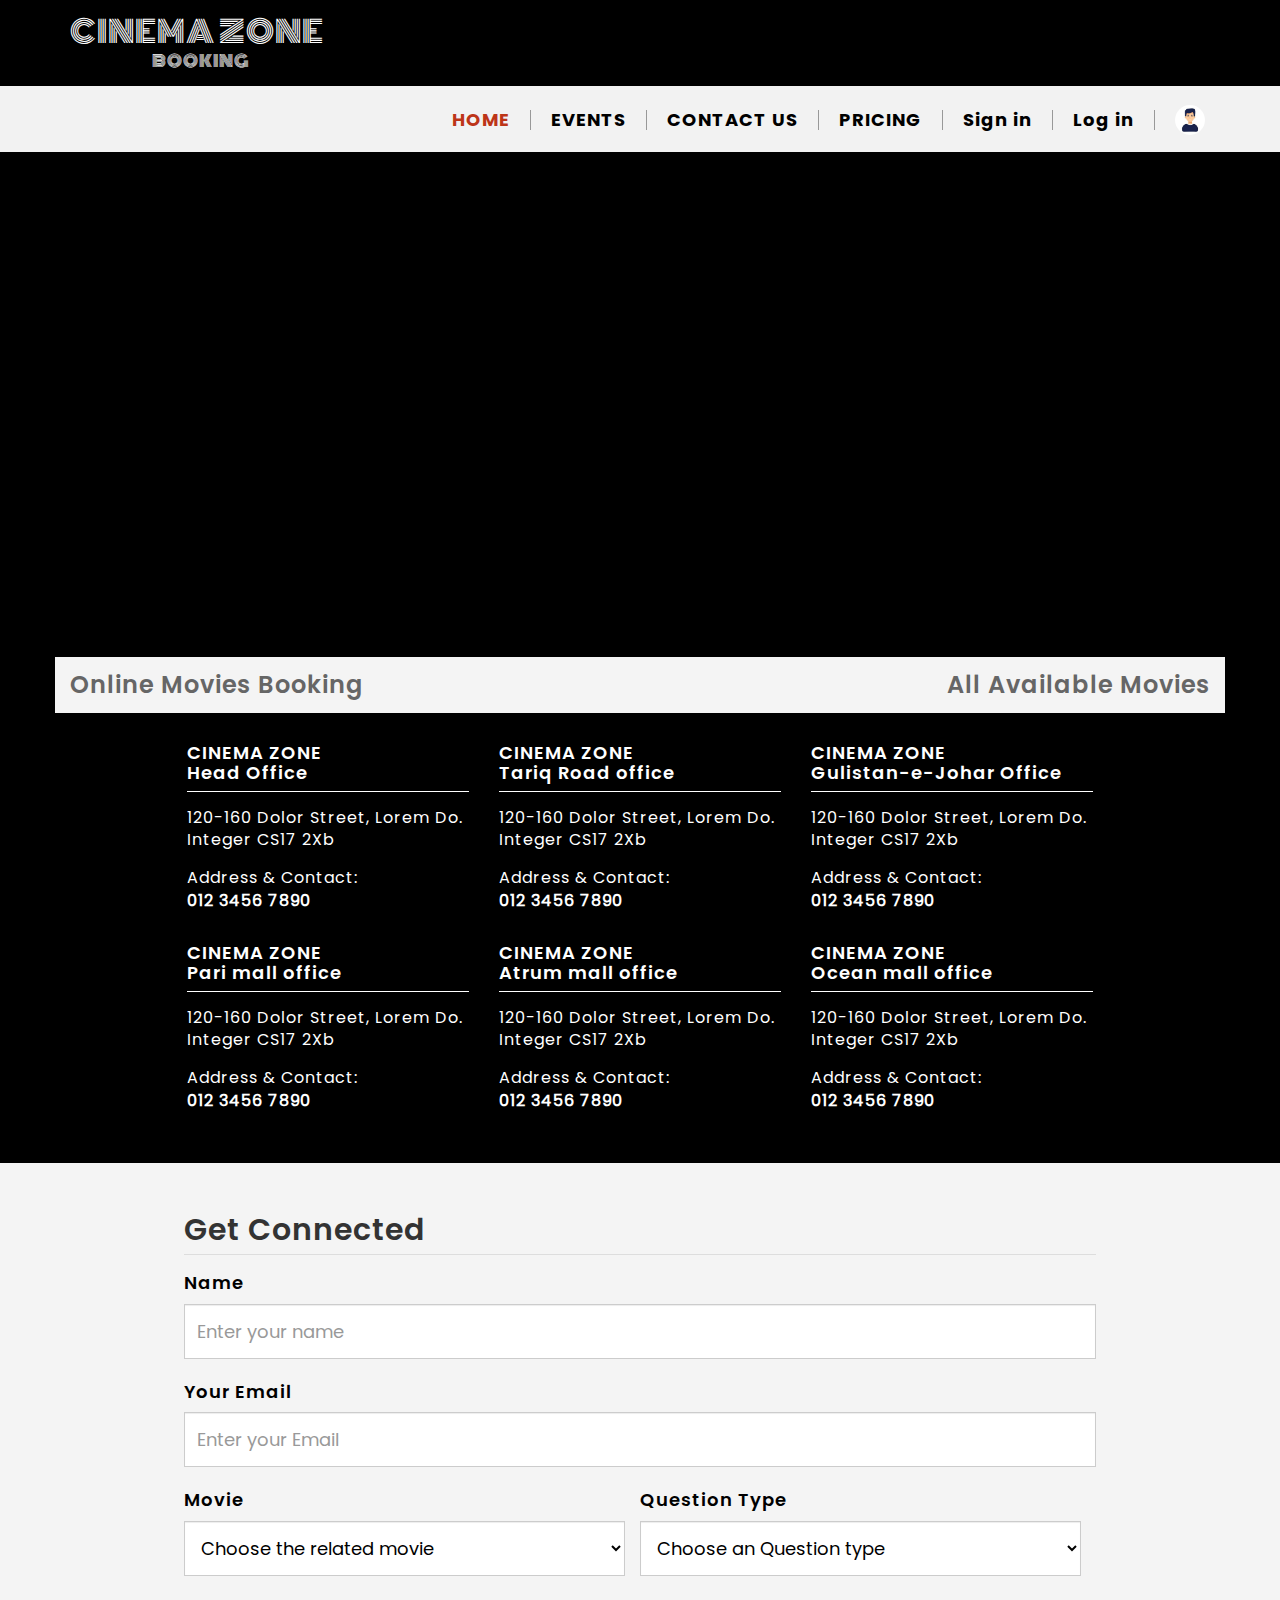
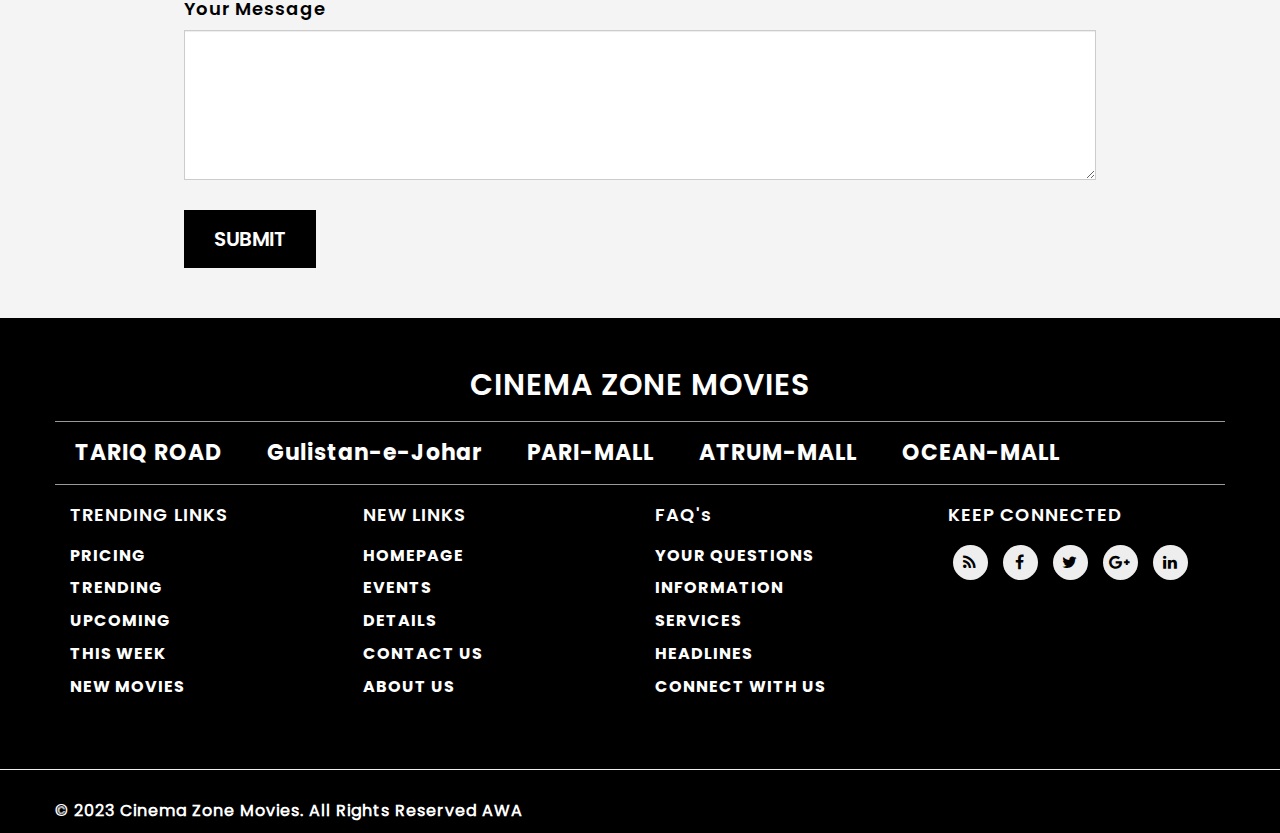
<file: contact.html>
<!DOCTYPE html>
<html lang="en">
  <head>
    <meta charset="utf-8">
    <meta http-equiv="X-UA-Compatible" content="IE=edge">
    <meta name="viewport" content="width=device-width, initial-scale=1">
    <title>Cinema Zone</title>
	<link href="css/bootstrap.min.css" rel="stylesheet">
	<link href="css/global.css" rel="stylesheet">
	<link href="css/contact.css" rel="stylesheet">
	<link rel="stylesheet" type="text/css" href="css/font-awesome.min.css" />
	<link href="https://fonts.googleapis.com/css?family=Righteous&display=swap" rel="stylesheet">
	<link href="https://fonts.googleapis.com/css?family=Monoton&display=swap" rel="stylesheet">
	<script src="js/jquery-2.1.1.min.js"></script>
	<script src="js/bootstrap.min.js"></script>
  </head>
  
<body>
	<section id="top">
		<div class="container">
		 <div class="row">
		  <div class="top_main clearfix">
			<!-- <div class="top_1 text-right clearfix">
			 <ul>
			  <li><span>09:13</span> </li>
			  <li class="border_none_1"> Monday 27 May 2019 </li>
			 </ul>
			</div> -->
			<div class="top_2 clearfix">
			 <div class="col-sm-3">
			  <div class="top_2_left">
			   <h1><a href="index.html">CINEMA ZONE <span>BOOKING</span></a></h1>
			  </div>
			 </div>
			 <!-- <div class="col-sm-9">
			  <div class="top_2_right text-right">
				<ul>
			  <li><a href="#">Lorem Road London</a></li>
			  <li><a href="#">West Side Paris </a></li>
			  <li><a href="#">Imperdiet </a></li>
			  <li><a href="#">Semper  </a></li>
			  <li class="border_none_1"><a href="#">Lacinia</a></li>
			 </ul>
			  </div>
			 </div> -->
			</div>
		  </div>
		 </div>
		</div>
	   </section>
	   
<section id="header" class="clearfix cd-secondary-nav">
 <div class="container">
  <div class="row">
   <div class="header_main clearfix">
     <nav class="navbar navbar-default">
		   <div class="navbar-header">
				<button class="navbar-toggle" type="button" data-toggle="collapse" data-target=".js-navbar-collapse">
					<span class="sr-only">Toggle navigation</span>
					<span class="icon-bar"></span>
					<span class="icon-bar"></span>
					<span class="icon-bar"></span>
				</button>
				<a class="navbar-brand" href="#">CINEMA ZONE <span>BOOKING</span></a>
	       </div>
	
	
	<div class="collapse navbar-collapse js-navbar-collapse">
		<ul class="nav navbar-nav navbar-right">
			<li><a class="font_tag active_tag" href="index.html">HOME</a></li>
			<li><a class="font_tag" href="events.html">EVENTS</a></li>
			<li><a class="font_tag" href="contact.html">CONTACT US</a></li>
			<li><a class="font_tag" href="pricing.html">PRICING</a></li>
			<li><a class="font_tag" href="sign_in.html">Sign in</a></li>
			<li><a class="font_tag" href="login.html">Log in</a></li>
			<li><a class="font_tag border_none_1" href="user.html"><img src="./img/user.jpg" alt="user_image" class="user"></a></li>
		</ul>
		
	</div><!-- /.nav-collapse -->
	
</nav>
   </div>
  </div>
 </div>
</section>

<section id="center" class="center_contact clearfix">
  <div class="center_contact_main clearfix">
		   <iframe src="https://www.google.com/maps/embed?pb=!1m18!1m12!1m3!1d114964.53925916665!2d-80.29949920266738!3d25.782390733064336!2m3!1f0!2f0!3f0!3m2!1i1024!2i768!4f13.1!3m3!1m2!1s0x88d9b0a20ec8c111%3A0xff96f271ddad4f65!2sMiami%2C+FL%2C+USA!5e0!3m2!1sen!2sin!4v1530774403788" width="100%" height="450px" frameborder="0" style="border:0" allowfullscreen=""></iframe>
	 </div>
</section>

<section id="contact">
 <div class="container">
  <div class="row">
   <div class="contact_1 clearfix">
     <div class="contact_1_inner clearfix">
	   <h3>Online Movies Booking<a class="pull-right" href="index.html">All Available Movies</a></h3>
	 </div>
	 <div class="contact_1_inner_1 clearfix">
      <div class="col-sm-4">
	   <div class="contact_1_inner_1_left clearfix">
	    <h4><a href="#">CINEMA ZONE<br> Head Office</a></h4>
		<p>120-160 Dolor  Street, Lorem Do. Integer  CS17 2Xb</p>
		<p class="para_1">Address & Contact: <br> <span>012 3456 7890</span></p>
	   </div>
	  </div>
	  <div class="col-sm-4">
	   <div class="contact_1_inner_1_left clearfix">
	    <h4><a href="#">CINEMA ZONE<br>Tariq Road office</a></h4>
		<p>120-160 Dolor  Street, Lorem Do. Integer  CS17 2Xb</p>
		<p class="para_1">Address & Contact: <br> <span>012 3456 7890</span></p>
	   </div>
	  </div>
	  <div class="col-sm-4">
	   <div class="contact_1_inner_1_left clearfix">
	    <h4><a href="#">CINEMA ZONE<br>Gulistan-e-Johar Office</a></h4>
		<p>120-160 Dolor  Street, Lorem Do. Integer  CS17 2Xb</p>
		<p class="para_1">Address & Contact: <br> <span>012 3456 7890</span></p>
	   </div>
	  </div>
	 </div>
	 <div class="contact_1_inner_1 clearfix">
      <div class="col-sm-4">
	   <div class="contact_1_inner_1_left clearfix">
	    <h4><a href="#">CINEMA ZONE<br>Pari mall office </a></h4>
		<p>120-160 Dolor  Street, Lorem Do. Integer  CS17 2Xb</p>
		<p class="para_1">Address & Contact: <br> <span>012 3456 7890</span></p>
	   </div>
	  </div>
	  <div class="col-sm-4">
	   <div class="contact_1_inner_1_left clearfix">
	    <h4><a href="#">CINEMA ZONE<br>Atrum mall office</a></h4>
		<p>120-160 Dolor  Street, Lorem Do. Integer  CS17 2Xb</p>
		<p class="para_1">Address & Contact: <br> <span>012 3456 7890</span></p>
	   </div>
	  </div>
	  <div class="col-sm-4">
	   <div class="contact_1_inner_1_left clearfix">
	    <h4><a href="#">CINEMA ZONE<br> Ocean mall office</a></h4>
		<p>120-160 Dolor  Street, Lorem Do. Integer  CS17 2Xb</p>
		<p class="para_1">Address & Contact: <br> <span>012 3456 7890</span></p>
	   </div>
	  </div>
	 </div>
   </div>
  </div>
 </div>
</section>

<section id="contact_last">
 <div class="container">
  <div class="row">
   <div class="col-sm-12">
    <div class="contact_last_1 clearfix">
	 <h2>Get Connected</h2>
	 <p>Name</p>
	 <input class="form-control" placeholder="Enter your name" type="text">
	 <p>Your Email</p>
	 <input class="form-control" placeholder="Enter your Email" type="text">
	 <div class="contact_last_1_inner clearfix">
	  <div class="col-sm-6 space_left">
	    <p>Movie</p>
	    <select class="form-control">
          <option>Choose the related movie</option>
		  <option>Avenger</option>
		  <option>Marvel</option>
		  <option>Narendra Modi</option>
		  <option>Hulk</option>
		  <option>Thor</option>
         </select>
	  </div>
	  <div class="col-sm-6 space_left">
	   <p>Question Type</p>
	    <select class="form-control">
          <option>Choose an Question type</option>
		  <option>Normal Question</option>
		  <option>Answer</option>
		  <option>Business Enquiry</option>
		  <option>Preview Theatre</option>
		  <option>Fund Screening</option>
         </select>
	  </div>
	 </div>
	 <p>Your Message</p>
	 <textarea class="form-control form_1"></textarea>
	<input class="submit_button" type="submit" name="submit" value="SUBMIT">
	</div>
   </div>
  </div>
 </div>
</section>

<section id="footer">
	<div class="container">
	 <div class="row">
	  <div class="footer clearfix">
	   <h2 class="text-center">CINEMA ZONE MOVIES</h2>
	   <ul>
		<li><a href="#">TARIQ ROAD</a></li>
		<li><a href="#">Gulistan-e-Johar</a></li>
		<li><a href="#">PARI-MALL</a></li>
		<li><a href="#">ATRUM-MALL</a></li>
		<li><a href="#">OCEAN-MALL</a></li>
	   </ul>
	  </div>
	  <div class="footer_1 clearfix">
	   <div class="col-sm-3">
		<div class="footer_1_inner">
		  <h4>TRENDING LINKS</h4>
		  <ul>
		   <li><a href="pricing.html">PRICING</a></li>
		   <li><a href="index.html">TRENDING</a></li>
		   <li><a href="events.html">UPCOMING</a></li>
		   <li><a href="events.html">THIS WEEK</a></li>
		   <li><a href="events.html">NEW MOVIES</a></li>
		  </ul>
		</div>
	   </div>
	   <div class="col-sm-3">
		<div class="footer_1_inner">
		  <h4>NEW LINKS</h4>
		  <ul>
		   <li><a href="index.html">HOMEPAGE</a></li>
		   <li><a href="events.html">EVENTS</a></li>
		   <li><a href="detail.html">DETAILS</a></li>
		   <li><a href="contact.html">CONTACT US</a></li>
		   <li><a href="pricing.html">ABOUT US</a></li>
		  </ul>
		</div>
	   </div>
	   <div class="col-sm-3">
		<div class="footer_1_inner">
		  <h4>FAQ's</h4>
		  <ul>
		   <li><a href="contact.html">YOUR QUESTIONS</a></li>
		   <li><a href="contact.html">INFORMATION </a></li>
		   <li><a href="contact.html">SERVICES</a></li>
		   <li><a href="contact.html">HEADLINES</a></li>
		   <li><a href="contact.html">CONNECT WITH US</a></li>
		  </ul>
		</div>
	   </div>
	   <div class="col-sm-3">
		<div class="footer_1_inner_1">
		  <h4>KEEP CONNECTED</h4>
		   <ul class="social-network social-circle">
			   <li><a href="#" class="icoRss" title="Rss"><i class="fa fa-rss"></i></a></li>
			   <li><a href="#" class="icoFacebook" title="Facebook"><i class="fa fa-facebook"></i></a></li>
			   <li><a href="#" class="icoTwitter" title="Twitter"><i class="fa fa-twitter"></i></a></li>
			   <li><a href="#" class="icoGoogle" title="Google +"><i class="fa fa-google-plus"></i></a></li>
			   <li><a href="#" class="icoLinkedin" title="Linkedin"><i class="fa fa-linkedin"></i></a></li>
		   </ul>
		</div>
	   </div>
	  </div>
	 </div>
	</div>
   </section>
   <hr>
   <section id="footer_bottom">
	<div class="container">
	 <div class="row">
	   <div class="footer_bottom clearfix">
		<div class="col-12">
		   <div class="footer_bottom_right">
			   <p> © 2023 Cinema Zone Movies. All Rights Reserved AWA</p>
			 </div>
		   </div>  
	   </div>
	 </div>
	</div>
   </section>

<script type="text/javascript">
$(document).ready(function(){

/*****Fixed Menu******/
var secondaryNav = $('.cd-secondary-nav'),
   secondaryNavTopPosition = secondaryNav.offset().top;
	$(window).on('scroll', function(){
		if($(window).scrollTop() > secondaryNavTopPosition ) {
			secondaryNav.addClass('is-fixed');	
		} else {
			secondaryNav.removeClass('is-fixed');
		}
	});	
	
});
</script>
</body>
       
</html>
</file>
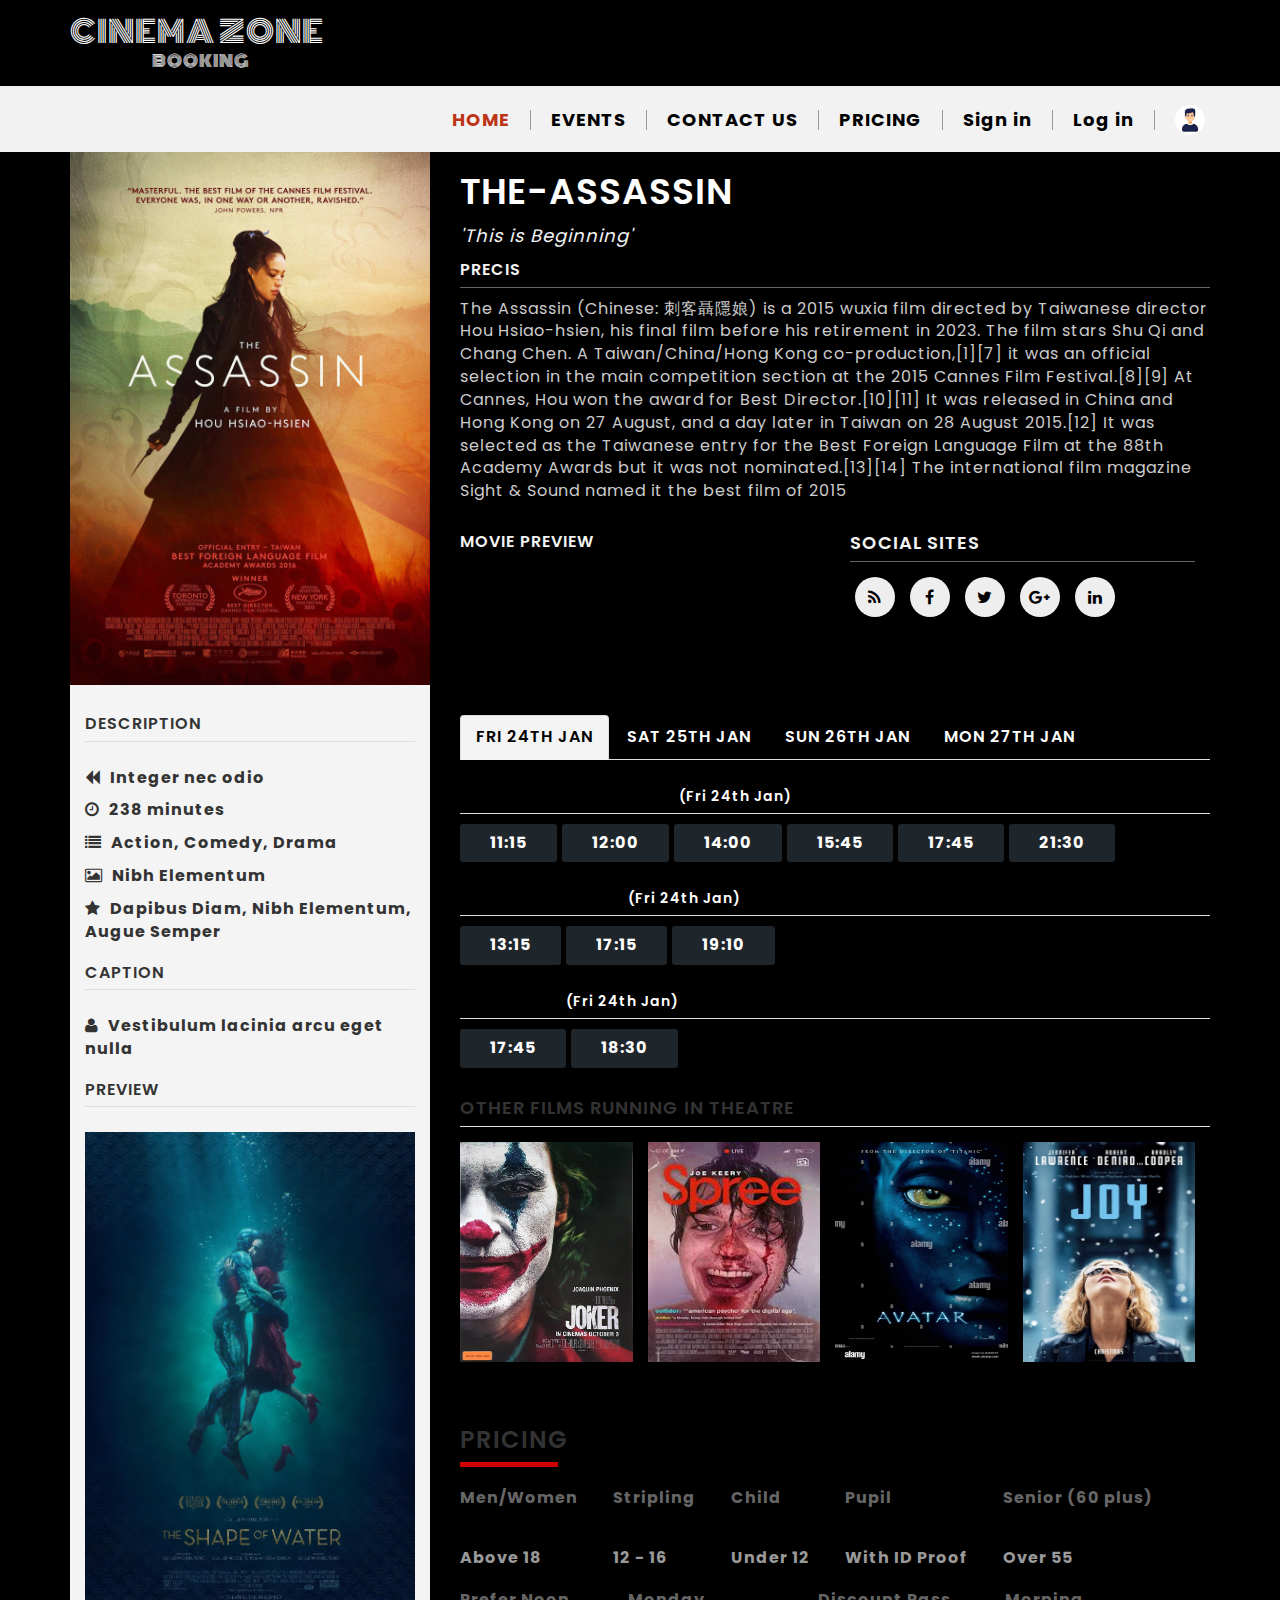
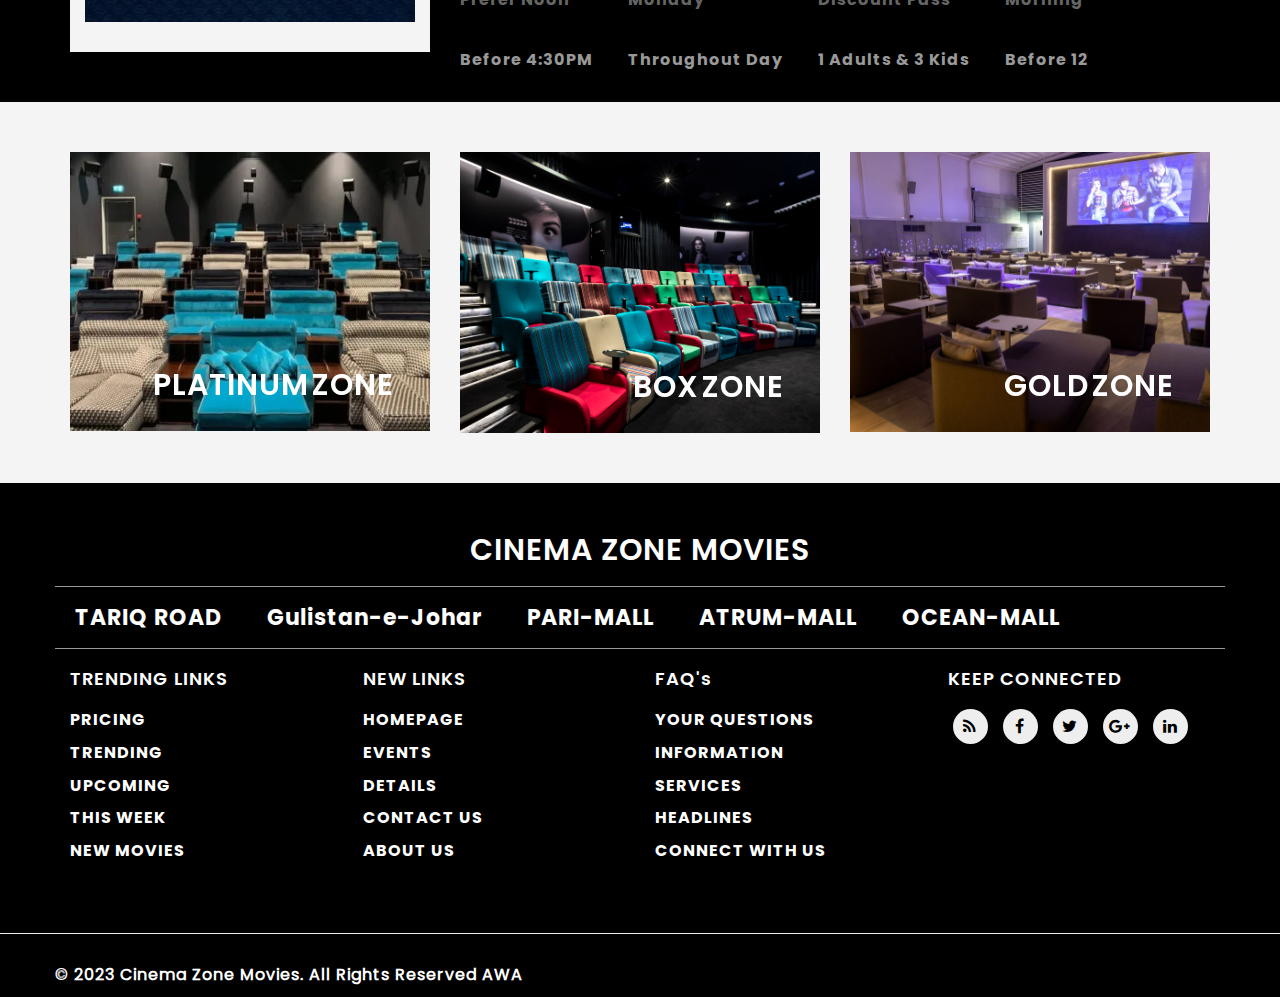
<file: detail.html>
<!DOCTYPE html>
<html lang="en">
  <head>
    <meta charset="utf-8">
    <meta http-equiv="X-UA-Compatible" content="IE=edge">
    <meta name="viewport" content="width=device-width, initial-scale=1">
    <title>Cinema Zone</title>
	<link href="css/bootstrap.min.css" rel="stylesheet">
	<link href="css/global.css" rel="stylesheet">
	<link href="css/detail.css" rel="stylesheet">
	<link rel="stylesheet" type="text/css" href="css/font-awesome.min.css" />
	<link href="https://fonts.googleapis.com/css?family=Righteous&display=swap" rel="stylesheet">
	<link href="https://fonts.googleapis.com/css?family=Monoton&display=swap" rel="stylesheet">
	<script src="js/jquery-2.1.1.min.js"></script>
	<script src="js/bootstrap.min.js"></script>
  </head>
  
<body>
	<section id="top">
		<div class="container">
		 <div class="row">
		  <div class="top_main clearfix">
			<!-- <div class="top_1 text-right clearfix">
			 <ul>
			  <li><span>09:13</span> </li>
			  <li class="border_none_1"> Monday 27 May 2019 </li>
			 </ul>
			</div> -->
			<div class="top_2 clearfix">
			 <div class="col-sm-3">
			  <div class="top_2_left">
			   <h1><a href="index.html">CINEMA ZONE <span>BOOKING</span></a></h1>
			  </div>
			 </div>
			 <!-- <div class="col-sm-9">
			  <div class="top_2_right text-right">
				<ul>
			  <li><a href="#">Lorem Road London</a></li>
			  <li><a href="#">West Side Paris </a></li>
			  <li><a href="#">Imperdiet </a></li>
			  <li><a href="#">Semper  </a></li>
			  <li class="border_none_1"><a href="#">Lacinia</a></li>
			 </ul>
			  </div>
			 </div> -->
			</div>
		  </div>
		 </div>
		</div>
	   </section>
	   
	   <section id="header" class="clearfix cd-secondary-nav">
		<div class="container">
		 <div class="row">
		  <div class="header_main clearfix">
			<nav class="navbar navbar-default">
				  <div class="navbar-header">
					   <button class="navbar-toggle" type="button" data-toggle="collapse" data-target=".js-navbar-collapse">
						   <span class="sr-only">Toggle navigation</span>
						   <span class="icon-bar"></span>
						   <span class="icon-bar"></span>
						   <span class="icon-bar"></span>
					   </button>
					   <a class="navbar-brand" href="#">CINEMA ZONE <span>BOOKING</span></a>
				  </div>
		   
		   
		   <div class="collapse navbar-collapse js-navbar-collapse">
			   <ul class="nav navbar-nav navbar-right">
				   <li><a class="font_tag active_tag" href="index.html">HOME</a></li>
				   <li><a class="font_tag" href="events.html">EVENTS</a></li>
				   <li><a class="font_tag" href="contact.html">CONTACT US</a></li>
				   <li><a class="font_tag" href="pricing.html">PRICING</a></li>
				   <li><a class="font_tag" href="sign_in.html">Sign in</a></li>
				   <li><a class="font_tag" href="login.html">Log in</a></li>
				   <li><a class="font_tag border_none_1" href="user.html"><img src="./img/user.jpg" alt="user_image" class="user"></a></li>
			   </ul>
			   
		   </div><!-- /.nav-collapse -->
		   
	   </nav>
		  </div>
		 </div>
		</div>
	   </section>

<section id="center" class="center_detail clearfix">
  <div class="container">
   <div class="row">
    <div class="center_detail_main clearfix">
	  <div class="col-sm-4">
	   <div class="center_detail_main_left clearfix">
	     <img src="img/THE-ASSASSIN.jpg" width="100%">
	   </div>
	  </div>
	  <div class="col-sm-8">
	   <div class="center_detail_main_right clearfix">
	     <h2>THE-ASSASSIN</h2>
		 <h4>'This is Beginning'</h4>
		 <h5>PRECIS</h5>
		 <p> The Assassin (Chinese: 刺客聶隱娘) is a 2015 wuxia film directed by Taiwanese director Hou Hsiao-hsien, his final film before his retirement in 2023. The film stars Shu Qi and Chang Chen. A Taiwan/China/Hong Kong co-production,[1][7] it was an official selection in the main competition section at the 2015 Cannes Film Festival.[8][9] At Cannes, Hou won the award for Best Director.[10][11] It was released in China and Hong Kong on 27 August, and a day later in Taiwan on 28 August 2015.[12] It was selected as the Taiwanese entry for the Best Foreign Language Film at the 88th Academy Awards but it was not nominated.[13][14] The international film magazine Sight & Sound named it the best film of 2015</p>
	   </div>
	   <div class="center_detail_main_right_1 clearfix">
	     <div class="col-sm-6 space_left">
		  <div class="center_detail_main_right_1_inner">
		    <h6><a href="#">MOVIE PREVIEW</a></h6>
		  </div>
		 </div>
		 <div class="col-sm-6">
		  <div class="center_detail_main_right_1_inner">
		   <h3>SOCIAL SITES</h3>
		   <ul class="social-network social-circle">
						<li><a href="#" class="icoRss" title="Rss"><i class="fa fa-rss"></i></a></li>
						<li><a href="#" class="icoFacebook" title="Facebook"><i class="fa fa-facebook"></i></a></li>
						<li><a href="#" class="icoTwitter" title="Twitter"><i class="fa fa-twitter"></i></a></li>
						<li><a href="#" class="icoGoogle" title="Google +"><i class="fa fa-google-plus"></i></a></li>
						<li><a href="#" class="icoLinkedin" title="Linkedin"><i class="fa fa-linkedin"></i></a></li>
            </ul>
		  </div>
		 </div>
	   </div>
	  </div>
	</div>
   </div>
  </div>
</section>

<section id="detail">
 <div class="container">
  <div class="row">
   <div class="detail_main clearfix">
    <div class="col-sm-4">
	 <div class="detail_main_left clearfix">
		   <div class="click_right clearfix">
			 <h4>DESCRIPTION</h4>
			 <ul>
			  <li><i class="fa fa-backward"></i>  Integer nec odio</li>
			  <li><i class="fa fa-clock-o"></i> 238 minutes</li>
			  <li><i class="fa fa-list"></i> Action, Comedy, Drama</li>
			  <li><i class="fa fa-image"></i> Nibh Elementum</li>
			  <li><i class="fa fa-star"></i> Dapibus Diam, Nibh Elementum, Augue Semper</li>
			 </ul>
		 </div>
		   <div class="click_right clearfix">
			 <h4 class="heading_tag">CAPTION</h4>
			 <ul>
			  <li><i class="fa fa-user"></i>  Vestibulum lacinia arcu eget nulla</li>
			 </ul>
		 </div>
		   <div class="click_right clearfix">
			 <h4 class="heading_tag">PREVIEW</h4>
			 <a href="#"><img src="img/The-shape-of-water.jpg" width="100%"></a>
		 </div>
	 </div>
	</div>
	<div class="col-sm-8">
	 <div class="detail_main_right clearfix">
		    <ul class="nav nav-tabs">
			  <li class="active"><a data-toggle="tab" href="#home">FRI 24TH JAN</a></li>
			  <li><a data-toggle="tab" href="#menu1">SAT 25TH JAN</a></li>
			  <li><a data-toggle="tab" href="#menu2">SUN 26TH JAN</a></li>
			  <li><a data-toggle="tab" href="#menu3">MON 27TH JAN</a></li>
           </ul>

			<div class="tab-content clearfix">
			  <div id="home" class="tab-pane fade in active clearfix">
				 <div class="click clearfix">
                    <h4><a href="#">LOREM ROAD LONDON <span>(Fri 24th Jan)</span></a></h4>
					<ul>
					 <li><a href="#">11:15</a></li>
					 <li><a href="#">12:00</a></li>
					 <li><a href="#">14:00</a></li>
					 <li><a href="#">15:45</a></li>
					 <li><a href="#">17:45</a></li>
					 <li><a href="#">21:30</a></li>
					</ul>
			      </div>
				 <div class="click clearfix">
                    <h4><a href="#">WEST SIDE PARIS <span>(Fri 24th Jan)</span></a></h4>
					<ul>
					 <li><a href="#">13:15</a></li>
					 <li><a href="#">17:15</a></li>
					 <li><a href="#">19:10</a></li>
					</ul>
			      </div>
				 <div class="click clearfix">
                    <h4><a href="#">IMPERDIET <span>(Fri 24th Jan)</span></a></h4>
					<ul>
					 <li><a href="#">17:45</a></li>
					 <li><a href="#">18:30</a></li>
					</ul>
			      </div>
			  </div>
			  <div id="menu1" class="tab-pane fade clearfix">
                 <div class="click clearfix">
                    <h4><a href="#">LOREM ROAD LONDON <span>(Sat 25th Jan)</span></a></h4>
					<ul>
					 <li><a href="#">11:15</a></li>
					 <li><a href="#">12:00</a></li>
					 <li><a href="#">14:00</a></li>
					 <li><a href="#">15:45</a></li>
					 <li><a href="#">17:45</a></li>
					 <li><a href="#">21:30</a></li>
					</ul>
			      </div>
				 <div class="click clearfix">
                    <h4><a href="#">WEST SIDE PARIS <span>(Sat 25th Jan)</span></a></h4>
					<ul>
					 <li><a href="#">13:15</a></li>
					 <li><a href="#">17:15</a></li>
					 <li><a href="#">19:10</a></li>
					</ul>
			      </div>
				 <div class="click clearfix">
                    <h4><a href="#">IMPERDIET <span>(Sat 25th Jan)</span></a></h4>
					<ul>
					 <li><a href="#">17:45</a></li>
					 <li><a href="#">18:30</a></li>
					</ul>
			      </div>
			  </div>
			  <div id="menu2" class="tab-pane fade clearfix">
                 <div class="click clearfix">
                    <h4><a href="#">LOREM ROAD LONDON <span>(Sun 26th Jan)</span></a></h4>
					<ul>
					 <li><a href="#">11:15</a></li>
					 <li><a href="#">12:00</a></li>
					 <li><a href="#">14:00</a></li>
					 <li><a href="#">15:45</a></li>
					 <li><a href="#">17:45</a></li>
					 <li><a href="#">21:30</a></li>
					</ul>
			      </div>
				 <div class="click clearfix">
                    <h4><a href="#">WEST SIDE PARIS <span>(Sun 26th Jan)</span></a></h4>
					<ul>
					 <li><a href="#">13:15</a></li>
					 <li><a href="#">17:15</a></li>
					 <li><a href="#">19:10</a></li>
					</ul>
			      </div>
				 <div class="click clearfix">
                    <h4><a href="#">IMPERDIET <span>(Sun 26th Jan)</span></a></h4>
					<ul>
					 <li><a href="#">17:45</a></li>
					 <li><a href="#">18:30</a></li>
					</ul>
			      </div>
			  </div>
			  <div id="menu3" class="tab-pane fade clearfix">
                 <div class="click clearfix">
                    <h4><a href="#">LOREM ROAD LONDON <span>(Mon 27th Jan)</span></a></h4>
					<ul>
					 <li><a href="#">11:15</a></li>
					 <li><a href="#">12:00</a></li>
					 <li><a href="#">14:00</a></li>
					 <li><a href="#">15:45</a></li>
					 <li><a href="#">17:45</a></li>
					 <li><a href="#">21:30</a></li>
					</ul>
			      </div>
				 <div class="click clearfix">
                    <h4><a href="#">WEST SIDE PARIS <span>(Mon 27th Jan)</span></a></h4>
					<ul>
					 <li><a href="#">13:15</a></li>
					 <li><a href="#">17:15</a></li>
					 <li><a href="#">19:10</a></li>
					</ul>
			      </div>
				 <div class="click clearfix">
                    <h4><a href="#">IMPERDIET <span>(Mon 27th Jan)</span></a></h4>
					<ul>
					 <li><a href="#">17:45</a></li>
					 <li><a href="#">18:30</a></li>
					</ul>
			      </div>
			  </div>

			</div>

	 </div>
	 <div class="detail_main_right_1 clearfix">
	      <h4>OTHER FILMS RUNNING IN THEATRE</h4>
		  <div class="col-sm-3 space_left">
			 <div class="detail_main_right_1_inner_1 clearfix">
				<a href="#"><img src="img/Joker.jpg" width="100%" height="220px"></a>
				<p class="text-center"><a href="#">Avenger</a></p>
			</div>
		  </div>
		  <div class="col-sm-3 space_left">
			 <div class="detail_main_right_1_inner_1 clearfix">
				<a href="#"><img src="img/JOE_KEERY _Spree.jpg" width="100%" height="220px"></a>
				<p class="text-center"><a href="#">Hulk</a></p>
			</div>
		  </div>
		  <div class="col-sm-3 space_left">
			 <div class="detail_main_right_1_inner_1 clearfix">
				<a href="#"><img src="img/avatar.jpg" width="100%" height="220px"></a>
				<p class="text-center"><a href="#">Thor</a></p>
			</div>
		  </div> 
		  <div class="col-sm-3 space_left">
			 <div class="detail_main_right_1_inner_1 clearfix">
				<a href="#"><img src="img/JOY.webp" width="100%" height="220px"></a>
				<p class="text-center"><a href="#">Marvel</a></p>
			</div>
		  </div>
	 </div>
	 <div class="detail_main_right_2 clearfix">
	  <h3>PRICING</h3>
		     <ul>
				   <li><span class="tag_1">Men/Women</span> <br><span class="tag_2">£5.50</span><br> <span class="tag_3">Above 18</span></li>
				   <li><span class="tag_1"> Stripling</span> <br><span class="tag_2">£4.00</span><br> <span class="tag_3">12 - 16</span></li>
				   <li><span class="tag_1">Child</span> <br><span class="tag_2">£6.70</span><br> <span class="tag_3"> Under 12</span></li>
				   <li><span class="tag_1">Pupil</span> <br><span class="tag_2">£4.30</span><br> <span class="tag_3">With ID Proof</span></li>
				   <li><span class="tag_1">Senior (60 plus)</span> <br><span class="tag_2">£7.00</span><br> <span class="tag_3"> Over 55</span></li>
			 </ul>
		      <ul>
			   <li><span class="tag_1">Prefer Noon</span> <br><span class="tag_2">£6.60</span><br> <span class="tag_3">Before 4:30PM</span></li>
			   <li><span class="tag_1"> Monday</span> <br><span class="tag_2">£4.30</span><br> <span class="tag_3">Throughout Day</span></li>
			   <li><span class="tag_1">Discount Pass</span> <br><span class="tag_2">£19.50</span><br> <span class="tag_3">1 Adults & 3 Kids</span></li>
			   <li><span class="tag_1">Morning </span> <br><span class="tag_2">£4.80</span><br> <span class="tag_3">Before 12</span></li>
			 </ul>
	 </div>
	</div>
   </div>
  </div>
 </div>
</section>

<section id="booking_last">
	<div class="container">
	 <div class="row">
	  <div class="booking_last clearfix">
	   <div class="col-sm-4">
		 <div class="booking_right_main_3 clearfix">
			<div class="grid">
					   <figure class="effect-milo">
						   <img src="img/vip1.webp" alt="img03">
						   <figcaption>
							   <h2>Platinum<span>  ZONE</span></h2>
							   <p>Our Platinum ZONE Category Buy Your Ticket & Enjoy With Your Family.</p>
							   <a href="#">View more</a>						</figcaption>			
				   </figure>
			 </div>
		  </div>
	   </div>
	   <div class="col-sm-4">
		 <div class="booking_right_main_3 clearfix">
			<div class="grid">
					   <figure class="effect-milo">
						   <img src="img/vip2.jpg" alt="img03">
						   <figcaption>
							   <h2>Box<span></span>  ZONE</h2>
							   <p>Our Box ZONE Category Buy Your Ticket & Enjoy With Your Family.</p>
							   <a href="#">View more</a>						</figcaption>			
				   </figure>
			 </div>
		  </div>
	   </div>
	   <div class="col-sm-4">
		 <div class="booking_right_main_3 clearfix">
			<div class="grid">
					   <figure class="effect-milo">
						   <img src="img/vip5.jpeg" alt="img03">
						   <figcaption>
							   <h2>Gold<span>  ZONE</span></h2>
							   <p>Our Gold ZONE Category Buy Your Ticket & Enjoy With Your Family.</p>
							   <a href="#">View more</a>						</figcaption>			
				   </figure>
			 </div>
		  </div>
	   </div>
	  </div>
	 </div>
	</div>
   </section>

   <section id="footer">
	<div class="container">
	 <div class="row">
	  <div class="footer clearfix">
	   <h2 class="text-center">CINEMA ZONE MOVIES</h2>
	   <ul>
		<li><a href="#">TARIQ ROAD</a></li>
		<li><a href="#">Gulistan-e-Johar</a></li>
		<li><a href="#">PARI-MALL</a></li>
		<li><a href="#">ATRUM-MALL</a></li>
		<li><a href="#">OCEAN-MALL</a></li>
	   </ul>
	  </div>
	  <div class="footer_1 clearfix">
	   <div class="col-sm-3">
		<div class="footer_1_inner">
		  <h4>TRENDING LINKS</h4>
		  <ul>
		   <li><a href="pricing.html">PRICING</a></li>
		   <li><a href="index.html">TRENDING</a></li>
		   <li><a href="events.html">UPCOMING</a></li>
		   <li><a href="events.html">THIS WEEK</a></li>
		   <li><a href="events.html">NEW MOVIES</a></li>
		  </ul>
		</div>
	   </div>
	   <div class="col-sm-3">
		<div class="footer_1_inner">
		  <h4>NEW LINKS</h4>
		  <ul>
		   <li><a href="index.html">HOMEPAGE</a></li>
		   <li><a href="events.html">EVENTS</a></li>
		   <li><a href="detail.html">DETAILS</a></li>
		   <li><a href="contact.html">CONTACT US</a></li>
		   <li><a href="pricing.html">ABOUT US</a></li>
		  </ul>
		</div>
	   </div>
	   <div class="col-sm-3">
		<div class="footer_1_inner">
		  <h4>FAQ's</h4>
		  <ul>
		   <li><a href="contact.html">YOUR QUESTIONS</a></li>
		   <li><a href="contact.html">INFORMATION </a></li>
		   <li><a href="contact.html">SERVICES</a></li>
		   <li><a href="contact.html">HEADLINES</a></li>
		   <li><a href="contact.html">CONNECT WITH US</a></li>
		  </ul>
		</div>
	   </div>
	   <div class="col-sm-3">
		<div class="footer_1_inner_1">
		  <h4>KEEP CONNECTED</h4>
		   <ul class="social-network social-circle">
			   <li><a href="#" class="icoRss" title="Rss"><i class="fa fa-rss"></i></a></li>
			   <li><a href="#" class="icoFacebook" title="Facebook"><i class="fa fa-facebook"></i></a></li>
			   <li><a href="#" class="icoTwitter" title="Twitter"><i class="fa fa-twitter"></i></a></li>
			   <li><a href="#" class="icoGoogle" title="Google +"><i class="fa fa-google-plus"></i></a></li>
			   <li><a href="#" class="icoLinkedin" title="Linkedin"><i class="fa fa-linkedin"></i></a></li>
		   </ul>
		</div>
	   </div>
	  </div>
	 </div>
	</div>
   </section>
   <hr>
   <section id="footer_bottom">
	<div class="container">
	 <div class="row">
	   <div class="footer_bottom clearfix">
		<div class="col-12">
		   <div class="footer_bottom_right">
			   <p> © 2023 Cinema Zone Movies. All Rights Reserved AWA</p>
			 </div>
		   </div>  
	   </div>
	 </div>
	</div>
   </section>

<script type="text/javascript">
$(document).ready(function(){

/*****Fixed Menu******/
var secondaryNav = $('.cd-secondary-nav'),
   secondaryNavTopPosition = secondaryNav.offset().top;
	$(window).on('scroll', function(){
		if($(window).scrollTop() > secondaryNavTopPosition ) {
			secondaryNav.addClass('is-fixed');	
		} else {
			secondaryNav.removeClass('is-fixed');
		}
	});	
	
});
</script>
</body>
       
</html>
</file>
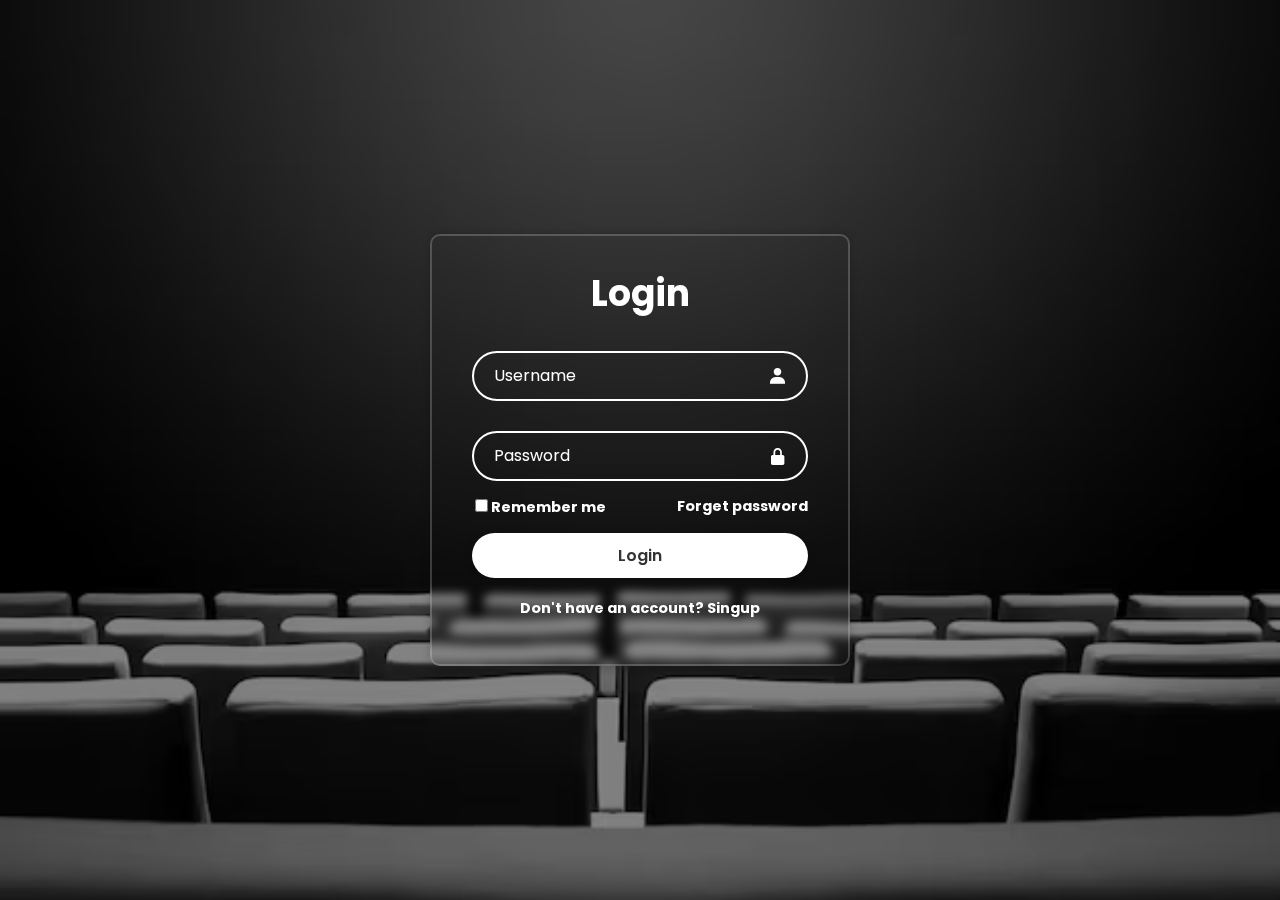
<file: login.html>
<!DOCTYPE html>
<html lang="en">
<head>
    <meta charset="UTF-8">
    <meta name="viewport" content="width=device-width, initial-scale=1.0">
    <link href='https://unpkg.com/boxicons@2.1.4/css/boxicons.min.css' rel='stylesheet'>
    <link rel="stylesheet" href="./css/login.css">
    <title>Lon-in</title>
</head>
<body>
    
    <div class="wapperp">
        <form action="">
            <h1>Login</h1>
            <div class="input_box">
                <input type="text" placeholder="Username" required>
                <i class='bx bxs-user'></i>
            </div>

            <div class="input_box">
                <input type="password" placeholder="Password" required>
                <i class='bx bxs-lock-alt'></i>
            </div>

            <div class="remember">
                <label><input type="checkbox">Remember me</label>
                <a href="#">Forget password</a>
            </div>

            <button type="submit" class="btn">Login</button>

            <div class="register-link">
                <p>Don't have an account? <a href="sign_in.html"> Singup</a></p>
            </div>
        </form>
    </div>

</body>
</html>
</file>
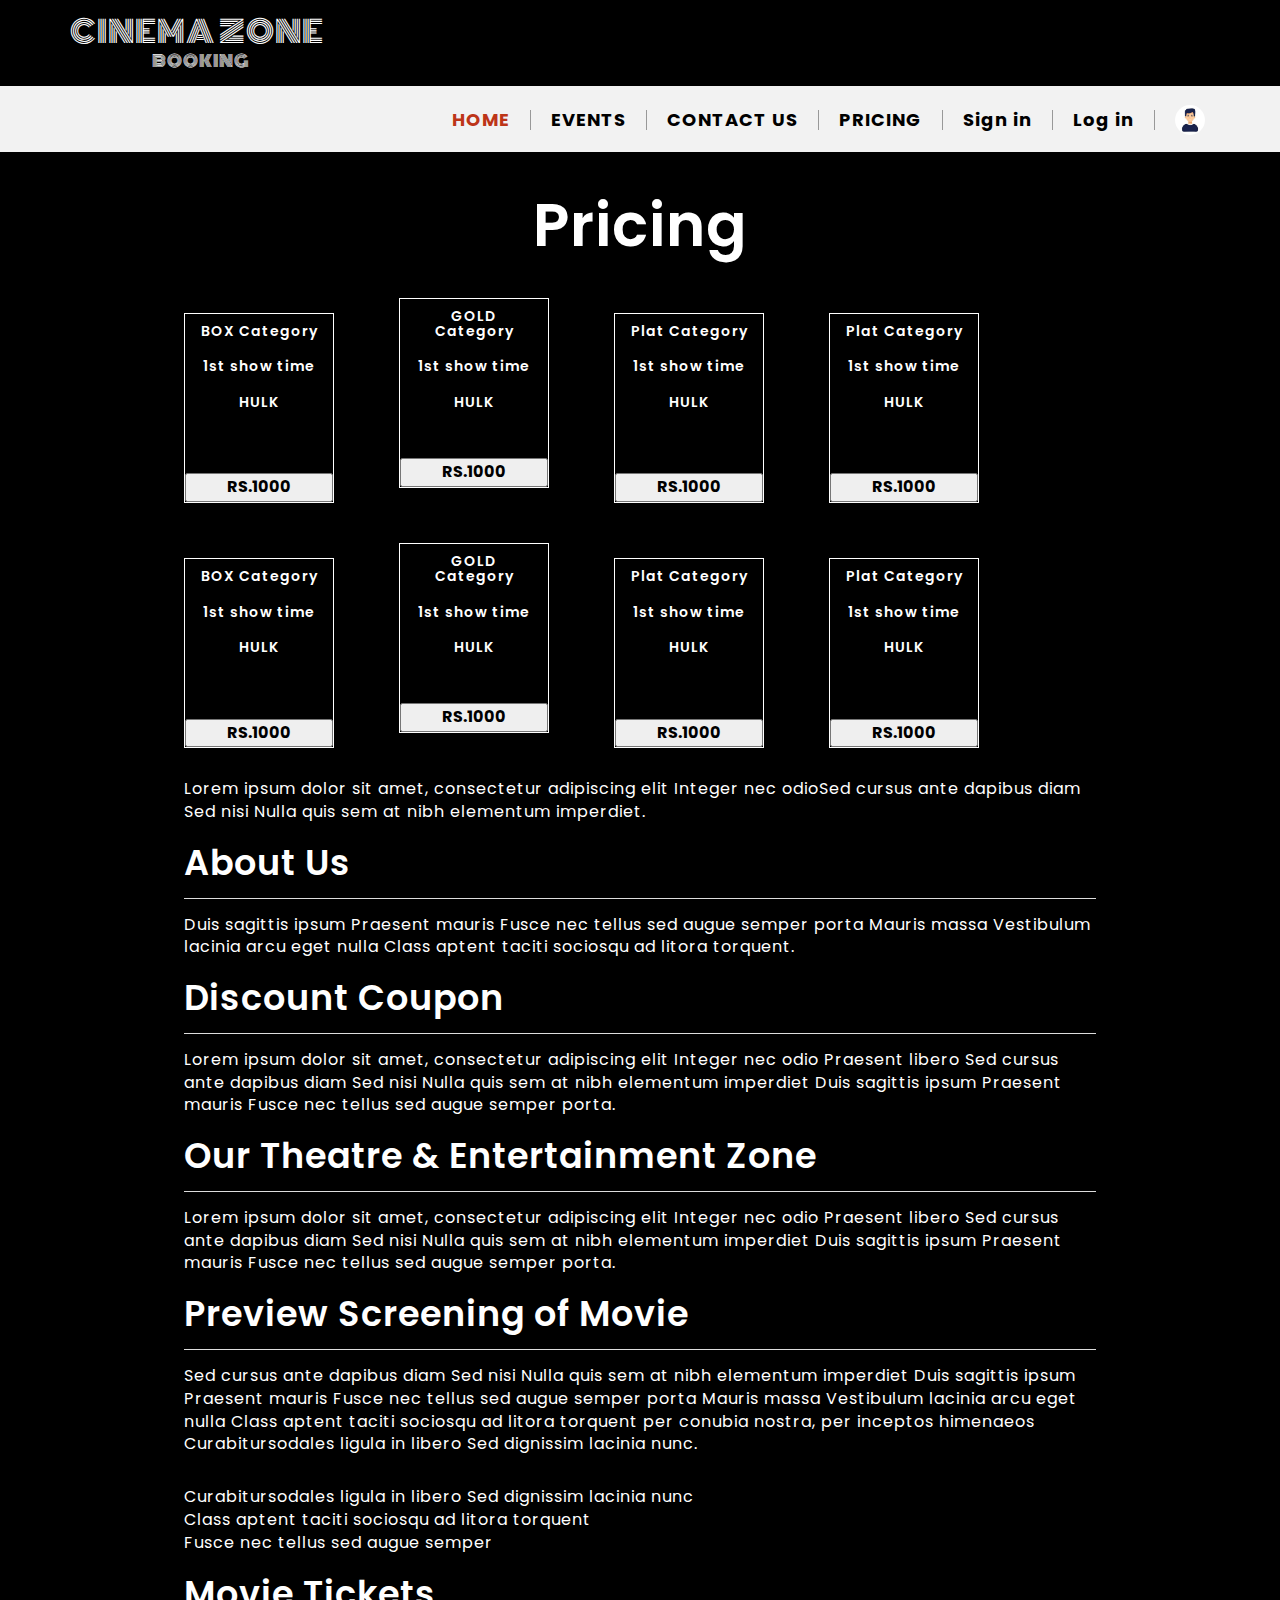
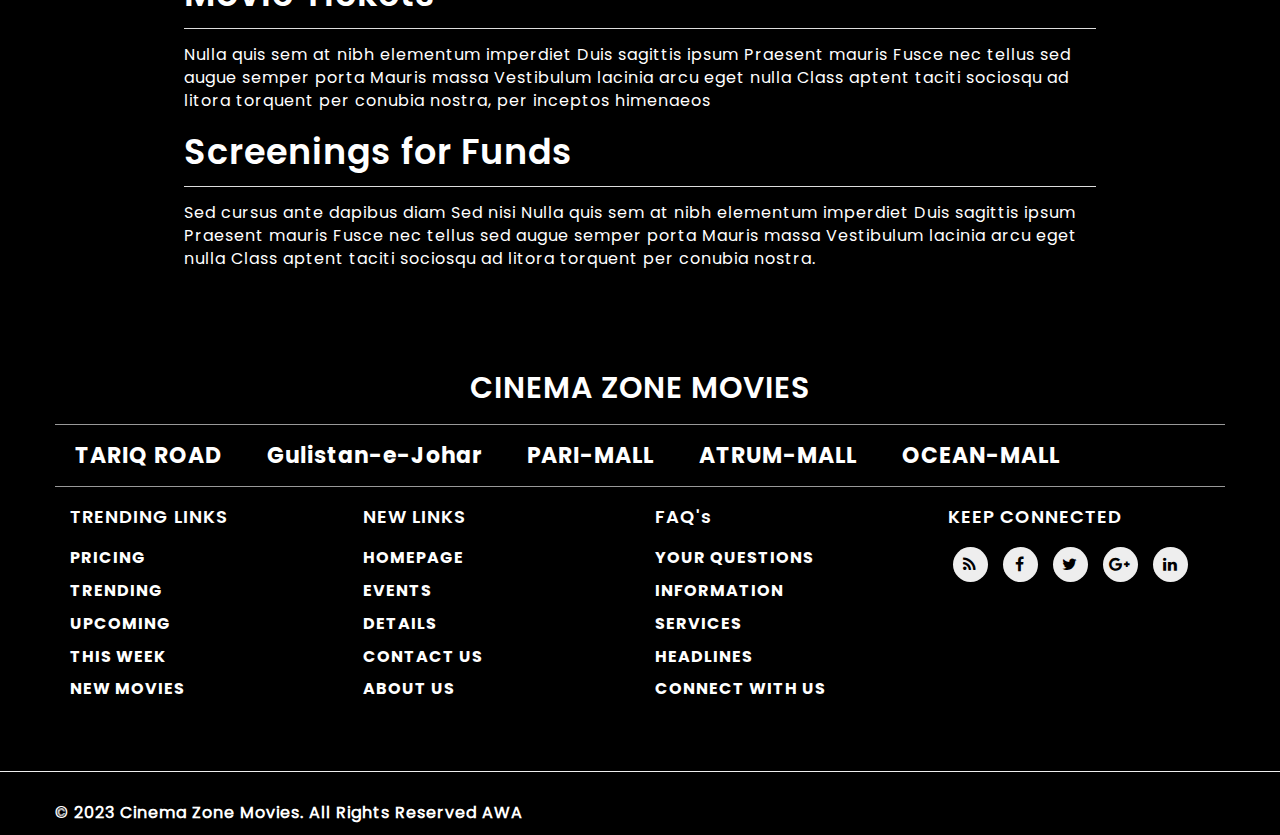
<file: pricing.html>
<!DOCTYPE html>
<html lang="en">
  <head>
    <meta charset="utf-8">
    <meta http-equiv="X-UA-Compatible" content="IE=edge">
    <meta name="viewport" content="width=device-width, initial-scale=1">
    <title>Cinema Zone</title>
	<link href="css/bootstrap.min.css" rel="stylesheet">
	<link href="css/global.css" rel="stylesheet">
	<link href="css/pricing.css" rel="stylesheet">
	<link rel="stylesheet" type="text/css" href="css/font-awesome.min.css" />
	<link href="https://fonts.googleapis.com/css?family=Righteous&display=swap" rel="stylesheet">
	<link href="https://fonts.googleapis.com/css?family=Monoton&display=swap" rel="stylesheet">
	<script src="js/jquery-2.1.1.min.js"></script>
	<script src="js/bootstrap.min.js"></script>
  </head>
  
<body>
	<section id="top">
		<div class="container">
		 <div class="row">
		  <div class="top_main clearfix">
			<!-- <div class="top_1 text-right clearfix">
			 <ul>
			  <li><span>09:13</span> </li>
			  <li class="border_none_1"> Monday 27 May 2019 </li>
			 </ul>
			</div> -->
			<div class="top_2 clearfix">
			 <div class="col-sm-3">
			  <div class="top_2_left">
			   <h1><a href="index.html">CINEMA ZONE <span>BOOKING</span></a></h1>
			  </div>
			 </div>
			 <!-- <div class="col-sm-9">
			  <div class="top_2_right text-right">
				<ul>
			  <li><a href="#">Lorem Road London</a></li>
			  <li><a href="#">West Side Paris </a></li>
			  <li><a href="#">Imperdiet </a></li>
			  <li><a href="#">Semper  </a></li>
			  <li class="border_none_1"><a href="#">Lacinia</a></li>
			 </ul>
			  </div>
			 </div> -->
			</div>
		  </div>
		 </div>
		</div>
	   </section>
	   
	   <section id="header" class="clearfix cd-secondary-nav">
		<div class="container">
		 <div class="row">
		  <div class="header_main clearfix">
			<nav class="navbar navbar-default">
				  <div class="navbar-header">
					   <button class="navbar-toggle" type="button" data-toggle="collapse" data-target=".js-navbar-collapse">
						   <span class="sr-only">Toggle navigation</span>
						   <span class="icon-bar"></span>
						   <span class="icon-bar"></span>
						   <span class="icon-bar"></span>
					   </button>
					   <a class="navbar-brand" href="#">CINEMA ZONE <span>BOOKING</span></a>
				  </div>
		   
		   
		   <div class="collapse navbar-collapse js-navbar-collapse">
			   <ul class="nav navbar-nav navbar-right">
				   <li><a class="font_tag active_tag" href="index.html">HOME</a></li>
				   <li><a class="font_tag" href="events.html">EVENTS</a></li>
				   <li><a class="font_tag" href="contact.html">CONTACT US</a></li>
				   <li><a class="font_tag" href="pricing.html">PRICING</a></li>
				   <li><a class="font_tag" href="sign_in.html">Sign in</a></li>
				   <li><a class="font_tag" href="login.html">Log in</a></li>
				   <li><a class="font_tag border_none_1" href="user.html"><img src="./img/user.jpg" alt="user_image" class="user"></a></li>
			   </ul>
			   
		   </div><!-- /.nav-collapse -->
		   
	   </nav>
		  </div>
		 </div>
		</div>
	   </section>

<section id="center" class="center_pricing">
  <div class="container">
	 <div class="row">
	  <div class="col-sm-12">
	    <div class="center_pricing_1 clearfix">
		  <h1 class="text-center">Pricing</h1>


		      <ul>
				   <li>
					<div class="card text-center mb-3" style="width: 15rem;">
						<div class="card-body">
						  <h5 class="card-title">BOX Category</h5>
						  <h5 class="card-title">1st show time</h5>
						  <h5 class="card-title">HULK</h5>
						  <button type="button" class="button">RS.1000</button>
						</div>
					  </div>
				</li>

				<li>
					<div class="card text-center mb-3" style="width: 15rem;">
						<div class="card-body">
						  <h5 class="card-title">GOLD Category</h5>
						  <h5 class="card-title">1st show time</h5>
						  <h5 class="card-title">HULK</h5>
						  <button type="button" class="button">RS.1000</button>
						</div>
				</li>

				<li>
					<div class="card text-center mb-3" style="width: 15rem;">
						<div class="card-body">
						  <h5 class="card-title">Plat Category</h5>
						  <h5 class="card-title">1st show time</h5>
						  <h5 class="card-title">HULK</h5>
						  <button type="button" class="button">RS.1000</button>
						</div>
				</li>

				<li>
					<div class="card text-center mb-3" style="width: 15rem;">
						<div class="card-body">
						  <h5 class="card-title">Plat Category</h5>
						  <h5 class="card-title">1st show time</h5>
						  <h5 class="card-title">HULK</h5>
						  <button type="button" class="button">RS.1000</button>
						</div>
				</li>

			 </ul>
		      <ul>
				<li>
					<div class="card text-center mb-3" style="width: 15rem;">
						<div class="card-body">
						  <h5 class="card-title">BOX Category</h5>
						  <h5 class="card-title">1st show time</h5>
						  <h5 class="card-title">HULK</h5>
						  <button type="button" class="button">RS.1000</button>
						</div>
					  </div>
				</li>

				<li>
					<div class="card text-center mb-3" style="width: 15rem;">
						<div class="card-body">
						  <h5 class="card-title">GOLD Category</h5>
						  <h5 class="card-title">1st show time</h5>
						  <h5 class="card-title">HULK</h5>
						  <button type="button" class="button">RS.1000</button>
						</div>
				</li>

				<li>
					<div class="card text-center mb-3" style="width: 15rem;">
						<div class="card-body">
						  <h5 class="card-title">Plat Category</h5>
						  <h5 class="card-title">1st show time</h5>
						  <h5 class="card-title">HULK</h5>
						  <button type="button" class="button">RS.1000</button>
						</div>
				</li>

				<li>
					<div class="card text-center mb-3" style="width: 15rem;">
						<div class="card-body">
						  <h5 class="card-title">Plat Category</h5>
						  <h5 class="card-title">1st show time</h5>
						  <h5 class="card-title">HULK</h5>
						  <button type="button" class="button">RS.1000</button>
						</div>
				</li>

			 </ul>
		  <p> Lorem ipsum dolor sit amet, consectetur adipiscing elit Integer nec odioSed cursus ante dapibus diam Sed nisi Nulla quis sem at nibh elementum imperdiet.

</p>
		  <h2>About Us</h2>
		  <p class="para_1"> Duis sagittis ipsum Praesent mauris Fusce nec tellus sed augue semper porta Mauris massa Vestibulum lacinia arcu eget nulla Class aptent taciti sociosqu ad litora torquent.</p>
          <h2>Discount Coupon</h2>
		  <p class="para_1"> Lorem ipsum dolor sit amet, consectetur adipiscing elit Integer nec odio Praesent libero Sed cursus ante dapibus diam Sed nisi Nulla quis sem at nibh elementum imperdiet Duis sagittis ipsum Praesent mauris Fusce nec tellus sed augue semper porta.</p>
          <h2>Our Theatre &  Entertainment Zone</h2>
		  <p class="para_1"> Lorem ipsum dolor sit amet, consectetur adipiscing elit Integer nec odio Praesent libero Sed cursus ante dapibus diam Sed nisi Nulla quis sem at nibh elementum imperdiet Duis sagittis ipsum Praesent mauris Fusce nec tellus sed augue semper porta.</p>
          <h2>Preview Screening of Movie</h2>
		  <p class="para_1"> Sed cursus ante dapibus diam Sed nisi Nulla quis sem at nibh elementum imperdiet Duis sagittis ipsum Praesent mauris Fusce nec tellus sed augue semper porta Mauris massa Vestibulum lacinia arcu eget nulla Class aptent taciti sociosqu ad litora torquent per conubia nostra, per inceptos himenaeos Curabitursodales ligula in libero Sed dignissim lacinia nunc.</p>
		  <p>Curabitursodales ligula in libero Sed dignissim lacinia nunc<br>
				Class aptent taciti sociosqu ad litora torquent <br>
				Fusce nec tellus sed augue semper</p>
          <h2>Movie Tickets</h2>
		  <p class="para_1">Nulla quis sem at nibh elementum imperdiet Duis sagittis ipsum Praesent mauris Fusce nec tellus sed augue semper porta Mauris massa Vestibulum lacinia arcu eget nulla Class aptent taciti sociosqu ad litora torquent per conubia nostra, per inceptos himenaeos </p>
          <h2> Screenings for Funds</h2>
		  <p class="para_1">Sed cursus ante dapibus diam Sed nisi Nulla quis sem at nibh elementum imperdiet Duis sagittis ipsum Praesent mauris Fusce nec tellus sed augue semper porta Mauris massa Vestibulum lacinia arcu eget nulla Class aptent taciti sociosqu ad litora torquent per conubia nostra.</p>
		</div>
	  </div>
     </div>
 </div>
</section>

<section id="footer">
	<div class="container">
	 <div class="row">
	  <div class="footer clearfix">
	   <h2 class="text-center">CINEMA ZONE MOVIES</h2>
	   <ul>
		<li><a href="#">TARIQ ROAD</a></li>
		<li><a href="#">Gulistan-e-Johar</a></li>
		<li><a href="#">PARI-MALL</a></li>
		<li><a href="#">ATRUM-MALL</a></li>
		<li><a href="#">OCEAN-MALL</a></li>
	   </ul>
	  </div>
	  <div class="footer_1 clearfix">
	   <div class="col-sm-3">
		<div class="footer_1_inner">
		  <h4>TRENDING LINKS</h4>
		  <ul>
		   <li><a href="pricing.html">PRICING</a></li>
		   <li><a href="index.html">TRENDING</a></li>
		   <li><a href="events.html">UPCOMING</a></li>
		   <li><a href="events.html">THIS WEEK</a></li>
		   <li><a href="events.html">NEW MOVIES</a></li>
		  </ul>
		</div>
	   </div>
	   <div class="col-sm-3">
		<div class="footer_1_inner">
		  <h4>NEW LINKS</h4>
		  <ul>
		   <li><a href="index.html">HOMEPAGE</a></li>
		   <li><a href="events.html">EVENTS</a></li>
		   <li><a href="detail.html">DETAILS</a></li>
		   <li><a href="contact.html">CONTACT US</a></li>
		   <li><a href="pricing.html">ABOUT US</a></li>
		  </ul>
		</div>
	   </div>
	   <div class="col-sm-3">
		<div class="footer_1_inner">
		  <h4>FAQ's</h4>
		  <ul>
		   <li><a href="contact.html">YOUR QUESTIONS</a></li>
		   <li><a href="contact.html">INFORMATION </a></li>
		   <li><a href="contact.html">SERVICES</a></li>
		   <li><a href="contact.html">HEADLINES</a></li>
		   <li><a href="contact.html">CONNECT WITH US</a></li>
		  </ul>
		</div>
	   </div>
	   <div class="col-sm-3">
		<div class="footer_1_inner_1">
		  <h4>KEEP CONNECTED</h4>
		   <ul class="social-network social-circle">
			   <li><a href="#" class="icoRss" title="Rss"><i class="fa fa-rss"></i></a></li>
			   <li><a href="#" class="icoFacebook" title="Facebook"><i class="fa fa-facebook"></i></a></li>
			   <li><a href="#" class="icoTwitter" title="Twitter"><i class="fa fa-twitter"></i></a></li>
			   <li><a href="#" class="icoGoogle" title="Google +"><i class="fa fa-google-plus"></i></a></li>
			   <li><a href="#" class="icoLinkedin" title="Linkedin"><i class="fa fa-linkedin"></i></a></li>
		   </ul>
		</div>
	   </div>
	  </div>
	 </div>
	</div>
   </section>
   <hr>
   <section id="footer_bottom">
	<div class="container">
	 <div class="row">
	   <div class="footer_bottom clearfix">
		<div class="col-12">
		   <div class="footer_bottom_right">
			   <p> © 2023 Cinema Zone Movies. All Rights Reserved AWA</p>
			 </div>
		   </div>  
	   </div>
	 </div>
	</div>
   </section>

<script type="text/javascript">
$(document).ready(function(){

/*****Fixed Menu******/
var secondaryNav = $('.cd-secondary-nav'),
   secondaryNavTopPosition = secondaryNav.offset().top;
	$(window).on('scroll', function(){
		if($(window).scrollTop() > secondaryNavTopPosition ) {
			secondaryNav.addClass('is-fixed');	
		} else {
			secondaryNav.removeClass('is-fixed');
		}
	});	
	
});
</script>
</body>
       
</html>
</file>
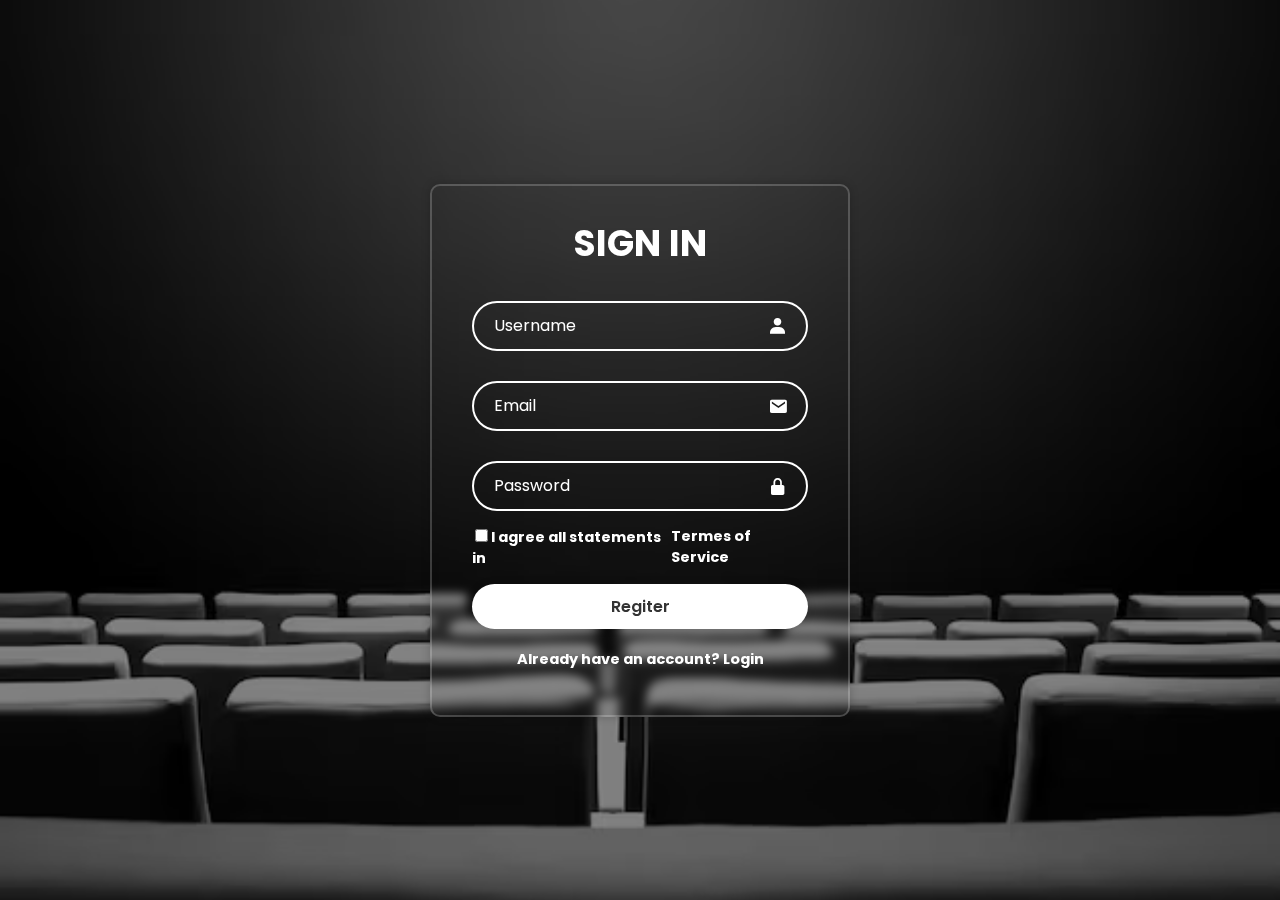
<file: sign_in.html>
<!DOCTYPE html>
<html lang="en">
<head>
    <meta charset="UTF-8">
    <meta name="viewport" content="width=device-width, initial-scale=1.0">
    <link href='https://unpkg.com/boxicons@2.1.4/css/boxicons.min.css' rel='stylesheet'>
    <link rel="stylesheet" href="./css/sign_in.css">
    <title>Sign_In</title>
</head>
<body>
    
    <div class="wapperp">
        <form action="">
            <h1>SIGN IN</h1>
            <div class="input_box">
                <input type="text" placeholder="Username" required>
                <i class='bx bxs-user'></i>
            </div>

            <div class="input_box">
                <input type="password" placeholder="Email" required>
                <i class='bx bxs-envelope'></i>
            </div>

            <div class="input_box">
                <input type="password" placeholder="Password" required>
                <i class='bx bxs-lock-alt'></i>
            </div>

            <div class="remember">
                <label><input type="checkbox">I agree all statements in </label>
                <a href="#">Termes of Service</a>
            </div>

            <button type="submit" class="btn">Regiter</button>

            <div class="register-link">
                <p>Already have an account?<a href="login.html"> Login</a></p>
            </div>
        </form>
    </div>
</body>
</html>
</file>
<file: css/global.css>
/*
Template Name:Cinema Zone
File: Layout CSS
Author: Templates On Web
Author URI: http://templateonweb.com/
Licence: <a href="http://www.templateonweb.com/terms.php?v=content&contentid=152">Website Template Licence</a>
*/
body{
font-family: 'Righteous', cursive;
background-color: #000;
   }
.booking li{
  color: #000;
  font-family: Poppins-Bold;
}
h1,h2,h3,h4,h5,h6{
font-family: poppin-semiBold;
padding:0;
margin:0;
letter-spacing:1px; 
}
a:hover{
text-decoration:none;
}
ul{
padding:0;
margin:0;
list-style:none;
letter-spacing:1px; 
}
li{
  font-family: Poppins-Bold;
  font-size:16px;
  letter-spacing:1px;
  }
p{
font-family: Poppins-Regular;
padding:0;
margin:0;
font-size:16px;
letter-spacing:1px; 
}
.space_left{
padding-left:0; 
margin-left:0;
} 
.space_right{
padding-right:0;
margin-right:0; 
} 
.space_all{
padding:0; 
margin:0;
} 
.border_none_1{
  border:none!important;
  }
/*********************top****************/
#top{
  background:black;
  padding-top:15px;
  padding-bottom:15px;
  }
.top_1 ul li{
 display:inline;
 padding-left:10px;
 padding-right:10px; 
 border-right:1px solid #ccc;
 color:#eee;
   }
.top_1 ul li span{
 font-weight:bold;
 color:#fff; 
  }
.top_2_left h1{
  font-family: 'Monoton', cursive;
  font-size:30px;
  }
.top_2_left span{
 display:block;
 font-size:16px;
 text-align:center;
 margin-top:5px;
  }
.top_2_left h1 a{
 color:#fff;
 }
.top_2_left h1 a:hover{
 color:#eee;
 }
.top_2_right ul{
 margin-top:20px; 
  }
.top_2_right ul li{
 display:inline;
 padding-left:10px;
 padding-right:10px;
 border-right:1px solid #ccc;
 font-size:20px;
  }
.top_2_right ul li a{
  color:#fff;
  }
.top_2_right ul li a:hover{
  color:#eee;
  }
/*********************top_end****************/

/*********************header****************/
.navbar{
  border:none;
  background:none;
  min-height:auto;
  margin-bottom:0;
  }
#header{
 background:#f2f2f2; 
  }
  
.navbar-brand{
  font-family: 'Monoton', cursive;
  font-size:20px;
  background:black;
  color:#fff!important;
  height:auto;
  margin-right:30px;
  visibility:hidden;
  padding:15px 15px 11px 15px;
  }
.navbar-brand span{
 display:block;
 font-size:12px;
 text-align:center;
  color:#fff;
  }
.navbar-brand:hover{
 color:#eee!important;
 background:#cf0000!important;
 }

.font_tag{
padding-left:20px!important;
padding-right:20px!important;
font-size:18px;
margin-top:24px;
color:#000!important;
border-right:1px solid #999;
padding-top:0!important;
padding-bottom:0!important;
  }
.font_tag:hover{
  color:#BD3518!important;
  }
.active_tag{
color:#BD3518!important;
font-weight:bold;
} 
.cd-secondary-nav .is-visible {
  visibility: visible;
  transform: scale(1);
  transition: transform 0.3s, visibility 0s 0s;
}
 .cd-secondary-nav.is-fixed {
    z-index: 9999;
    position: fixed;
    left: auto;
    top: 0; 
    width:100%;
	background:#fff;
  }	
 .cd-secondary-nav.is-fixed .navbar-brand{
  visibility:visible;
  }
/*********************header_end****************/

/*********************footer****************/
/* footer social icons */
ul.social-network {
	list-style: none;
	display: inline;
	margin-left:0 !important;
	padding: 0;
}
ul.social-network li {
	display: inline;
	margin: 0 5px;
}


/* footer social icons */
.social-network a.icoRss:hover {
	background-color: #F56505;
}
.social-network a.icoFacebook:hover {
	background-color:#3B5998;
}
.social-network a.icoTwitter:hover {
	background-color:#33ccff;
}
.social-network a.icoGoogle:hover {
	background-color:#BD3518;
}
.social-network a.icoVimeo:hover {
	background-color:#0590B8;
}
.social-network a.icoLinkedin:hover {
	background-color:#007bb7;
}
.social-network a.icoRss:hover i, .social-network a.icoFacebook:hover i, .social-network a.icoTwitter:hover i,
.social-network a.icoGoogle:hover i, .social-network a.icoVimeo:hover i, .social-network a.icoLinkedin:hover i {
	color:#fff;
}
a.socialIcon:hover, .socialHoverClass {
	color:#44BCDD;
}

.social-circle li a {
	display:inline-block;
	position:relative;
	margin:0 auto 0 auto;
	-moz-border-radius:50%;
	-webkit-border-radius:50%;
	border-radius:50%;
	text-align:center;
	width: 40px;
	height: 40px;
	font-size:16px;
}
.social-circle li i {
	margin:0;
	line-height:40px;
	text-align: center;
}

.social-circle li a:hover i, .triggeredHover {
	-moz-transform: rotate(360deg);
	-webkit-transform: rotate(360deg);
	-ms--transform: rotate(360deg);
	transform: rotate(360deg);
	-webkit-transition: all 0.2s;
	-moz-transition: all 0.2s;
	-o-transition: all 0.2s;
	-ms-transition: all 0.2s;
	transition: all 0.2s;
}
.social-circle i {
	color: #000;
	-webkit-transition: all 0.8s;
	-moz-transition: all 0.8s;
	-o-transition: all 0.8s;
	-ms-transition: all 0.8s;
	transition: all 0.8s;
}

#footer{
  padding-top:50px;
  padding-bottom:40px;
  background-color: bl;
  /* background:#372f42; */
  }
.footer h2{
 color:#fff; 
  }
.footer ul{
 margin-top:20px;
 border-top:1px solid #999;
 border-bottom:1px solid #999;
 padding-top:15px;
 padding-bottom:15px;
  }
.footer ul li{
 display:inline;
 font-size:22px;
 padding-left:20px;
 padding-right:20px;
  }
.footer ul li a{
 color:#fff;
  }
.footer ul li a:hover{
  color: #cf0000;
  }
.footer_1{
margin-top:20px;  
  }
.footer_1_inner h4{
 color:#fff; 
 margin-bottom:20px;
  }
.footer_1_inner ul li{
margin-bottom:10px;
  }
.footer_1_inner ul li a{
  color:#fff;
  }
.footer_1_inner ul li a:hover{
  color: #cf0000;
  }
  
.footer_1_inner_1 h4{
 color:#fff; 
 margin-bottom:20px;
  }

.footer_1_inner_1 ul li a {
 background-color: #eee; 
 width:35px;
 height:35px;  
}
.footer_1_inner_1 ul li a i{
line-height:35px;  
}

#footer_bottom{
 padding-top:10px;
 padding-bottom:10px; 
  }
.footer_bottom_left ul li{
 display:inline;
 padding-left:5px;
 padding-right:5px;
 }
.footer_bottom_left ul li a{
 color:white; 
  }
.footer_bottom_left ul li a:hover{
 /* color:#000;  */
 color: #cf0000;
  }
.footer_bottom_right p{
  color: white;
  font-weight:bold;
  }
.footer_bottom_right p a:hover{
color:#666;
  }
/*********************footer_end****************/

@media screen and (max-width : 767px){
.space_left{
padding-left:15px; 
} 
.space_right{
padding-right:15px; 
} 
.space_all{
padding-left:15px;
padding-right:15px;
} 
.navbar-collapse{
box-shadow:none; 
max-height:none; 
  }
.navbar .navbar-collapse, .navbar-default .navbar-form {
    border:none;
}

.top_main{
  text-align:center;
  }
.top_1{
  text-align:center;
  }
.top_2_left{
margin-top:10px;  
  }
.top_2_right{
 text-align:center;  
  }
.cd-secondary-nav.is-fixed{
 position:static;
  }
.navbar-toggle{
 margin-top:17px;
 border:none;
 background:#372f42; 
  }
.navbar-toggle:hover{
 background:#372f42!important; 
  }
.navbar-toggle:focus{
 background:#372f42!important; 
  }
.navbar-default .navbar-toggle .icon-bar{
 background:#fff; 
  }
.navbar-brand{
 visibility:visible;
 background:#372f42;
  }
.navbar-brand:hover{
 background:#372f42!important;
  }
.navbar-brand:focus{
 background:#372f42!important;
  }
.font_tag{
  border-right:none;
  font-size:24px;
  text-align:center;
  border-bottom:1px solid #ccc;
  padding-bottom:20px!important;
  padding-top:20px!important;
  margin-top:0;
  }
.active_tag{
  background:#cf0000;
  color:#fff!important;
  }
.active_tag:hover{
  background:#cf0000!important;
  color:#fff!important;
  }
.navbar-nav{
 margin-top:0; 
  }
  
.booking_1 h3{
width:100%!important;
  }
.booking_1 {
text-align:center;
  }
.booking_1_inner_1 {
 margin-bottom:10px; 
  }
.grid figure p{
width:100%!important; 
  }
#footer{
  text-align:center;
  }
.footer ul li{
 font-size:18px;
 padding-left:0px;
 padding-right:0px; 
 display:inline-block;
  }
.footer_1_inner ul li{
 display:inline-block;
  }
.footer_1_inner{
margin-top:10px; 
 }
#footer_bottom{
  text-align:center;
  }
.footer_bottom_right{
margin-top:10px;
 }
}

@media (min-width:768px) and (max-width:991px) {
.top_2_right ul{
  margin-top:15px;
  }
.top_2_right ul li{
 font-size:14px;
 padding-left:5px;
 padding-right:5px; 
  }
.top_2_left h1{
font-size:18px;  
  }
.top_2_left span{
font-size:14px;  
  }
.font_tag{
  padding-left:10px!important;
  padding-right:10px!important;
  font-size:14px;
  }
.navbar-brand{
font-size:18px;  
  }
.footer ul li {
padding-left:0;
padding-right:0;
display:inline-block;
padding-left:10px;
padding-right:10px;
font-size:18px;
}
ul.social-network li{
 display:inline-block!important;
 margin-bottom:10px!important; 
  }
figure.effect-milo p{
width:100%!important; 
 }
figure.effect-milo img{
 height:280px; 
  }
}
 @media (min-width:992px) and (max-width:1200px) {
.top_2_left h1{
font-size:24px;  
  }
.top_2_right ul li{
 font-size:18px;
  }
.font_tag{
padding-left:10px;
padding-right:10px;
font-size:16px;  
  }
ul.social-network li{
 display:inline-block!important;
 margin-bottom:10px!important; 
  }
figure.effect-milo p{
width:100%!important; 
 }
 }
@media (min-width:1201px) and (max-width:1275px) {

 }
</file>
<file: css/contact.css>
/*
Template Name:Cinema Zone
File: Layout CSS
Author: Templates On Web
Author URI: http://templateonweb.com/
Licence: <a href="http://www.templateonweb.com/terms.php?v=content&contentid=152">Website Template Licence</a>
*/
/*********************contact****************/
@font-face {
	font-family: poppin-semiBold;
	src: url("../font/Poppins-SemiBold.ttf");
	
  }
  @font-face{
   font-family: Poppins-Bold;
   src: url("../font/Poppins-Bold.ttf");
  }
  @font-face{
	font-family: Poppins-Regular;
	 src: url("../font/Poppins-Regular.ttf");
  }
  @font-face{
	font-family: Poppins-Medium;
	 src: url("../font/Poppins-medium.ttf");
  }
  .user{
    height: 30px;
    width: 30px;
    border-radius: 50%;
    margin-top: -5px;
    }
#contact{
  padding-top:50px;
  padding-bottom:50px;
  }
.contact_1_inner{
  background: #f4f4f4;
  padding: 15px;
  }
.contact_1_inner h3 {
    font-size: 24px;
    color: #666;
}
.contact_1_inner h3 a {
    color: #666;
}
.contact_1_inner h3 a:hover {
    color: #000;
}
.contact_1_inner_1 {
 margin-top:30px;
 width:80%;
 margin-left:auto;
 margin-right:auto; 
  }
.contact_1_inner_1_left h4{
  font-family: poppin-semiBold;
 border-bottom:1px solid white;
 padding-bottom:8px;
 margin-bottom:15px;
}
.contact_1_inner_1_left p{
  color: white;
}
.contact_1_inner_1_left h4 a{
 color: white; 
  }
.contact_1_inner_1_left .para_1{
  color: white;
margin-top:15px;
  }
.contact_1_inner_1_left .para_1 span{
  color: white;
font-weight:bold;
  }

#contact_last{
 background:#f4f4f4;
 padding-top:50px;
 padding-bottom:50px; 
  }
.contact_last_1{
  width:80%;
  margin-left:auto;
  margin-right:auto;
  }
.contact_last_1 h2{
  border-bottom:1px solid #ddd;
  padding-bottom:8px;
  margin-bottom:15px;
  }
.contact_last_1 p{
  font-family: poppin-semiBold;
  color: black;
margin-bottom:8px;
font-size:18px;  
  }
.contact_last_1 .form-control{
  font-family: Poppins-Regular;
  color: #000;
height:55px; 
border-radius:0;
font-size:18px;
margin-bottom:20px;
  }
.contact_last_1 .form-control:focus{
border-color:#cf0000;
  }
.contact_last_1 .form_1{
height:150px;
  }
.contact_last_1 .submit_button{
  font-family: poppin-semiBold;
  background: black;
  border:none;
  padding:15px 30px;
  color:#fff;
  font-size:20px;
  margin-top:10px;
  }
.contact_last_1 .submit_button:hover{
background: white;
color: black;
  }
/*********************contact_end****************/


@media screen and (max-width : 767px){
.contact_1_inner h3{
  text-align:center;
  }
.contact_1_inner h3 a{
float:none!important;
display:block;
  }
.contact_1_inner_1_left {
  text-align:center;
  margin-bottom:15px;
  }
.contact_last_1 {
 text-align:center;
 width:100%; 
  }
}

@media (min-width:768px) and (max-width:991px) {

}
 @media (min-width:992px) and (max-width:1200px) {

 }
@media (min-width:1201px) and (max-width:1275px) {

 }
</file>
<file: css/detail.css>
/*
Template Name:Cinema Zone
File: Layout CSS
Author: Templates On Web
Author URI: http://templateonweb.com/
Licence: <a href="http://www.templateonweb.com/terms.php?v=content&contentid=152">Website Template Licence</a>
*/
/*********************center_detail****************/
@font-face {
	font-family: poppin-semiBold;
	src: url("../font/Poppins-SemiBold.ttf");
	
  }
  @font-face{
   font-family: Poppins-Bold;
   src: url("../font/Poppins-Bold.ttf");
  }
  @font-face{
	font-family: Poppins-Regular;
	 src: url("../font/Poppins-Regular.ttf");
  }
  @font-face{
	font-family: Poppins-Medium;
	 src: url("../font/Poppins-medium.ttf");
  }
  .user{
    height: 30px;
    width: 30px;
    border-radius: 50%;
    margin-top: -5px;
    }
.center_detail{
/* background:  #151725;  */
background-color: #000;
  }
.center_detail_main_right h2{
font-family: poppin-semiBold;
 margin-top:20px; 
 color:#fff;
 font-size:36px;
  }
.center_detail_main_right h4{
  font-family: Poppins-Regular;
color:#f4f4f4;
margin-top:15px;
font-style:oblique;
  }
.center_detail_main_right h5{
  font-family: poppin-semiBold;
color:#f4f4f4;
margin-top:15px;
font-size:16px;
border-bottom:1px solid #666;
padding-bottom:8px;
  }
.center_detail_main_right p{
  font-family: Poppins-Regular;
color:#ccc; 
margin-top:10px; 
  }
.center_detail_main_right_1{
 margin-top:30px; 
  }
.center_detail_main_right_1_inner h6{
  font-family: poppin-semiBold;
  font-size:16px;
  }
.center_detail_main_right_1_inner h6 a{
  color:#f4f4f4;
  }
.center_detail_main_right_1_inner h3{
  font-size:18px;
  border-bottom:1px solid #666;
  padding-bottom:8px;
  color:#f4f4f4;
  margin-bottom:15px;
  }
.center_detail_main_right_1_inner ul li a {
    background-color: #eee;
}
.detail_main_left{
background:#f4f4f4;
padding:30px 15px; 
 }
.heading_tag{
margin-top:20px;  
  }
.click_right h4{
font-size:16px;
border-bottom:1px solid #ddd; 
padding-bottom:8px;
margin-bottom:25px; 
 font-weight:bold; 
  }
.click_right ul li{
 margin-top:10px; 
  }
.click_right ul li i{
margin-right:5px; 
  }

.detail_main_right{
 margin-top:30px;  
   }
.detail_main_right .nav-tabs li a{
  font-family: poppin-semiBold;
color:white;
  }
.detail_main_right .nav-tabs li a:hover{
background:none;
background-color: white;
color: #000;
/* color:black; */
/* color: white; */
  }
.nav-tabs>li.active>a, .nav-tabs>li.active>a:hover, .nav-tabs>li.active>a:focus{
  font-weight:bold;
  color:black!important;
  background:#f4f4f4;
  }
.click{
 margin-top:25px; 
  }
.click h4{
 border-bottom: 1px solid #ddd; 
 padding-bottom:8px;
  }
.click h4 span{
  font-size:14px;
  /* color:#cf0000; */
  color: white;
  }
.click h4 a{
  color:#000;
  }
.click ul{
margin-top:10px;
  }
.click ul li{
display:inline-block;
background:#1e252b;
border-radius:3px;
  }
.click ul li a{
  color:#fff;
  display:block;
  padding:8px 30px;
  }
.detail_main_right_1 h4{
 border-bottom: 1px solid #ddd;
 margin-top:30px;
 padding-bottom:8px;
 margin-bottom:15px;
  }
.detail_main_right_1_inner_1 p{
margin-top:10px;
font-size:18px;
}
.detail_main_right_1_inner_1 p a{
color:#000;
}

.detail_main_right_2{
 margin-top:30px;
 margin-bottom:30px; 
  }
.detail_main_right_2 h3{
 border-bottom: 5px solid #cf0000;
 padding-bottom:8px;
 width:13%;
  }
.detail_main_right_2 ul{
 margin-top:20px; 
  }
.detail_main_right_2 ul li{
display:inline-block;
margin-right:30px;
}
.detail_main_right_2 ul li .tag_2{
font-size:26px;
font-weight:bold;
color:#000;
}
.detail_main_right_2 ul li .tag_1{
color:#666;
font-weight:bold;
}
.detail_main_right_2 ul li .tag_3{
color:#999;
}

#booking_last{
 background:#f4f4f4;
 padding-top:50px;
 padding-bottom:50px; 
  }
  
/* Common style */
.grid figure {
	position: relative;
	float: left;
	overflow: hidden;
	width:100%;
	background: #3085a3;
	text-align: center;
	cursor: pointer;
}

.grid figure img {
	position: relative;
	display: block;
	min-height: 100%;
	max-width: 100%;
	opacity: 0.8;
}

.grid figure figcaption {
	padding: 2em;
	color: #fff;
	text-transform: uppercase;
	font-size: 1.25em;
	-webkit-backface-visibility: hidden;
	backface-visibility: hidden;
}

.grid figure figcaption::before,
.grid figure figcaption::after {
	pointer-events: none;
}

.grid figure figcaption,
.grid figure figcaption > a {
	position: absolute;
	top: 0;
	left: 0;
	width: 100%;
	height: 100%;
}

/* Anchor will cover the whole item by default */
/* For some effects it will show as a button */
.grid figure figcaption > a {
	z-index: 1000;
	text-indent: 200%;
	white-space: nowrap;
	font-size: 0;
	opacity: 0;
}

.grid figure h2 {
	word-spacing: -0.15em;
	font-weight: 300;
}

.grid figure h2 span {
	font-weight: 800;
}

.grid figure h2,
.grid figure p {
	margin: 0;
}

.grid figure p {
	letter-spacing: 1px;
	font-size: 68.5%;
	font-size:16px;
}

/*---------------*/
/***** Milo *****/
/*---------------*/

figure.effect-milo {
	background: #2e5d5a;
}

figure.effect-milo img {
	max-width: none;
	width: -webkit-calc(100% + 60px);
	width: calc(100% + 60px);
	opacity: 1;
	-webkit-transition: opacity 0.35s, -webkit-transform 0.35s;
	transition: opacity 0.35s, transform 0.35s;
	-webkit-transform: translate3d(-30px,0,0) scale(1.12);
	transform: translate3d(-30px,0,0) scale(1.12);
	-webkit-backface-visibility: hidden;
	backface-visibility: hidden;
}

figure.effect-milo:hover img {
	opacity: 0.5;
	-webkit-transform: translate3d(0,0,0) scale(1);
	transform: translate3d(0,0,0) scale(1);
}

figure.effect-milo h2 {
	position: absolute;
	right: 0;
	bottom: 0;
	padding: 1em 1.2em;
}

figure.effect-milo p {
	padding: 0 10px 0 0;
	width: 50%;
	border-right: 1px solid #fff;
	text-align: right;
	opacity: 0;
	-webkit-transition: opacity 0.35s, -webkit-transform 0.35s;
	transition: opacity 0.35s, transform 0.35s;
	-webkit-transform: translate3d(-40px,0,0);
	transform: translate3d(-40px,0,0);
}

figure.effect-milo:hover p {
	opacity: 1;
	-webkit-transform: translate3d(0,0,0);
	transform: translate3d(0,0,0);
}
/*********************center_detail_end****************/


@media screen and (max-width : 767px){
.center_detail_main_right {
 text-align:center; 
  }
.center_detail_main_right_1_inner{
  text-align:center; 
  padding-bottom:20px;
 }
.center_detail_main_right_1_inner ul li a{
 width:30px;
 height:30px; 
  }
.center_detail_main_right_1_inner ul li a i{
line-height:30px;
  }
.click_right {
 text-align:center;
 }
.click{
 text-align:center; 
  }
.click ul li{
margin-top:10px;
  }
.detail_main_right_1 {
 text-align:center; 
  }
.detail_main_right_1 h4{
line-height:1.6em; 
  }
.detail_main_right_1_inner_1 p{
margin-bottom:10px; 
 }
.detail_main_right_2 h3{
 width:100%;
 }
.detail_main_right_2 {
 text-align:center;
 }
.detail_main_right_2 ul li{
margin-right:10px;
margin-bottom:10px;
 }
.booking_right_main_3{
 margin-top:30px; 
  }
}

@media (min-width:768px) and (max-width:991px) {
.center_detail_main_left img{
 height:500px; 
  }
.center_detail_main_right p{
  font-size:14px;
  }
.detail_main_right .nav-tabs li a{
  font-size:14px;
  padding:10px 4px;
  }
.click ul li{
margin-bottom:10px; 
 }
.detail_main_right_2 h3{
 width:21%; 
  }
.detail_main_right_2 ul li{
margin-bottom:20px; 
margin-right:10px; 
  }
}
 @media (min-width:992px) and (max-width:1200px) {
.center_detail_main_left img{
 height:540px; 
  }
.center_detail_main_right p{
  font-size:14px;
  }
.click ul li{
margin-bottom:10px; 
 }
.detail_main_right_2 h3{
 width:16%; 
  }
.detail_main_right_2 ul li{
margin-right:10px;  
  }
 }
@media (min-width:1201px) and (max-width:1275px) {

 }
</file>
<file: css/login.css>
@font-face {
	font-family: poppin-semiBold;
	src: url("../font/Poppins-SemiBold.ttf");
	
  }
  @font-face{
   font-family: Poppins-Bold;
   src: url("../font/Poppins-Bold.ttf");
  }
  @font-face{
	font-family: Poppins-Regular;
	 src: url("../font/Poppins-Regular.ttf");
  }
  @font-face{
	font-family: Poppins-Medium;
	 src: url("../font/Poppins-medium.ttf");
  }



*{
    margin: 0;
    padding: 0;
    box-sizing: border-box;
    font-family: "poppins" sans-serif;
}
body{
    display: flex;
    justify-content: center;
    align-items: center;
    min-height: 100vh;
    background-image: url(../img/login.avif);
    background-size: cover;
    background-position: center;
}
.wapperp{
    font-family: Poppins-Bold;
    width: 420px;
    background:transparent;
    border: 2px solid rgba(255, 255, 255, .2);
    color: white;
    backdrop-filter: blur(5px);
    box-shadow: 0 0 10px rgba(0,0,0,.2);
    border-radius: 10px;
    padding: 30px 40px;
}
.wapperp h1{
    font-size: 36px;
    text-align: center;
}
.wapperp .input_box{
    position: relative;
    width: 100%;
    height: 50px;
    background: transparent;
    margin: 30px 0;
}
.input_box input{
    height: 100%;
    width: 100%;
    background: transparent;
    border: none;
    outline: none;
    border: 2px solid rgba(255,255,255,2);
    font-size: 16px;
    border-radius: 40px;
    color: white;
    padding: 20px 45px 20px 20px;
}
.input_box input::placeholder{
    font-family: Poppins-Regular;
    color: white;
}
.input_box i{
    position: absolute;
    right: 20px;
    top: 50%;
    transform: translateY(-50%);
    font-size: 20px;
}
.wapperp .remember{
display: flex;
justify-content: space-between;
font-size: 14.5px;
margin: -15px 0 15px;
}
.remember label input{
accent-color: #fff;
margin: 3px;
}
.remember a{
color: #fff;
text-decoration: none;
}
.remember a:hover{
text-decoration: underline;
}
.wapperp .btn{
    font-family: poppin-semiBold;
 width: 100%;
 height: 45px;
 background: white;
 border: none;
 outline: none;
 border-radius: 40px;
 box-shadow: 0 0 10px rgba(0,0,0,.1);
 cursor: pointer;
 font-size: 16px;
 color: #333;
 font-weight: 600;
}
.wapperp .register-link{
font-size: 14.5px;
text-align: center;
margin: 20px 0 15px;
}
.register-link p a{
color: #fff;
text-decoration: none;
font-weight: 600;
}
.register-link p a:hover{
text-decoration: underline;
}
</file>
<file: css/pricing.css>
/*
Template Name:Cinema Zone
File: Layout CSS
Author: Templates On Web
Author URI: http://templateonweb.com/
Licence: <a href="http://www.templateonweb.com/terms.php?v=content&contentid=152">Website Template Licence</a>
*/
/*********************pricing****************/
@font-face {
	font-family: poppin-semiBold;
	src: url("../font/Poppins-SemiBold.ttf");
	
  }
  @font-face{
   font-family: Poppins-Bold;
   src: url("../font/Poppins-Bold.ttf");
  }
  @font-face{
	font-family: Poppins-Regular;
	 src: url("../font/Poppins-Regular.ttf");
  }
  @font-face{
	font-family: Poppins-Medium;
	 src: url("../font/Poppins-medium.ttf");
  }

  .card-body {
    border: 1px solid white;
    color: white;
    height: 190px;
    position: relative;
  }
  .card-body .button{
    width: 100%;
    color: black;
    position: absolute;
    bottom: 0;
    left: 0;
  }
  .card-body .card-title {
    padding: 10px 10px 10px 10px;
  }
  .user{
    height: 30px;
    width: 30px;
    border-radius: 50%;
    margin-top: -5px;
    }
.center_pricing{
  padding-top:40px;
  padding-bottom:50px;
  }
.center_pricing_1 h1{
  font-family: poppin-semiBold;
  color: white;
font-size: 60px;  
  }
.center_pricing_1{
  width:80%;
  margin-left:auto;
  margin-right:auto;
  }
.center_pricing_1 ul {
    margin-top: 40px;
    /* display: flex;
    justify-content: center; */
}
.center_pricing_1 ul li {
    display: inline-block;
    margin-right: 60px;
}
.center_pricing_1 ul li .tag_1 {
    color: white;
    font-weight: bold;
}
.center_pricing_1 ul li .tag_2 {
    font-size: 26px;
    font-weight: bold;
    color: white;
}
.center_pricing_1 ul li .tag_3 {
    color: white;
}
.center_pricing_1  p{
  color: white;
 margin-top:30px;
}
.center_pricing_1  h2{
  color: white;
 font-weight:bold;
 font-size:35px;
 border-bottom:1px solid #ddd;
 padding-bottom:15px;
 margin-top:20px;
}
.center_pricing_1 .para_1{
 margin-top:15px;
}
/*********************pricing_end****************/


@media screen and (max-width : 767px){
.center_pricing_1 ul li{
margin-right:10px;
margin-left:10px;
margin-bottom:10px;
  }
.center_pricing_1 {
 text-align:center;
 width:100%; 
  }
}

@media (min-width:768px) and (max-width:991px) {
.center_pricing_1{
width:100%;
  }
.center_pricing_1 ul li{
  margin-right:30px;
  }
}
 @media (min-width:992px) and (max-width:1200px) {
.center_pricing_1 ul li{
  margin-right:40px;
  }
 }
@media (min-width:1201px) and (max-width:1275px) {

 }
</file>
<file: css/sign_in.css>
@font-face {
	font-family: poppin-semiBold;
	src: url("../font/Poppins-SemiBold.ttf");
	
  }
  @font-face{
   font-family: Poppins-Bold;
   src: url("../font/Poppins-Bold.ttf");
  }
  @font-face{
	font-family: Poppins-Regular;
	 src: url("../font/Poppins-Regular.ttf");
  }
  @font-face{
	font-family: Poppins-Medium;
	 src: url("../font/Poppins-medium.ttf");
  }



*{
    margin: 0;
    padding: 0;
    box-sizing: border-box;
    font-family: "poppins" sans-serif;
}
body{
    display: flex;
    justify-content: center;
    align-items: center;
    min-height: 100vh;
    background-image: url(../img/login.avif);
    background-size: cover;
    background-position: center;
}
.wapperp{
    font-family: Poppins-Bold;
    width: 420px;
    background:transparent;
    border: 2px solid rgba(255, 255, 255, .2);
    color: white;
    backdrop-filter: blur(5px);
    box-shadow: 0 0 10px rgba(0,0,0,.2);
    border-radius: 10px;
    padding: 30px 40px;
}
.wapperp h1{
    font-size: 36px;
    text-align: center;
}
.wapperp .input_box{
    position: relative;
    width: 100%;
    height: 50px;
    background: transparent;
    margin: 30px 0;
}
.input_box input{
    height: 100%;
    width: 100%;
    background: transparent;
    border: none;
    outline: none;
    border: 2px solid rgba(255,255,255,2);
    font-size: 16px;
    border-radius: 40px;
    color: white;
    padding: 20px 45px 20px 20px;
}
.input_box input::placeholder{
    font-family: Poppins-Regular;
    color: white;
}
.input_box i{
    position: absolute;
    right: 20px;
    top: 50%;
    transform: translateY(-50%);
    font-size: 20px;
}
.wapperp .remember{
display: flex;
justify-content: space-between;
font-size: 14.5px;
margin: -15px 0 15px;
}
.remember label input{
accent-color: #fff;
margin: 3px;
}
.remember a{
color: #fff;
text-decoration: none;
}
.remember a:hover{
text-decoration: underline;
}
.wapperp .btn{
    font-family: poppin-semiBold;
 width: 100%;
 height: 45px;
 background: white;
 border: none;
 outline: none;
 border-radius: 40px;
 box-shadow: 0 0 10px rgba(0,0,0,.1);
 cursor: pointer;
 font-size: 16px;
 color: #333;
 font-weight: 600;
}
.wapperp .register-link{
font-size: 14.5px;
text-align: center;
margin: 20px 0 15px;
}
.register-link p a{
color: #fff;
text-decoration: none;
font-weight: 600;
}
.register-link p a:hover{
text-decoration: underline;
}
</file>
